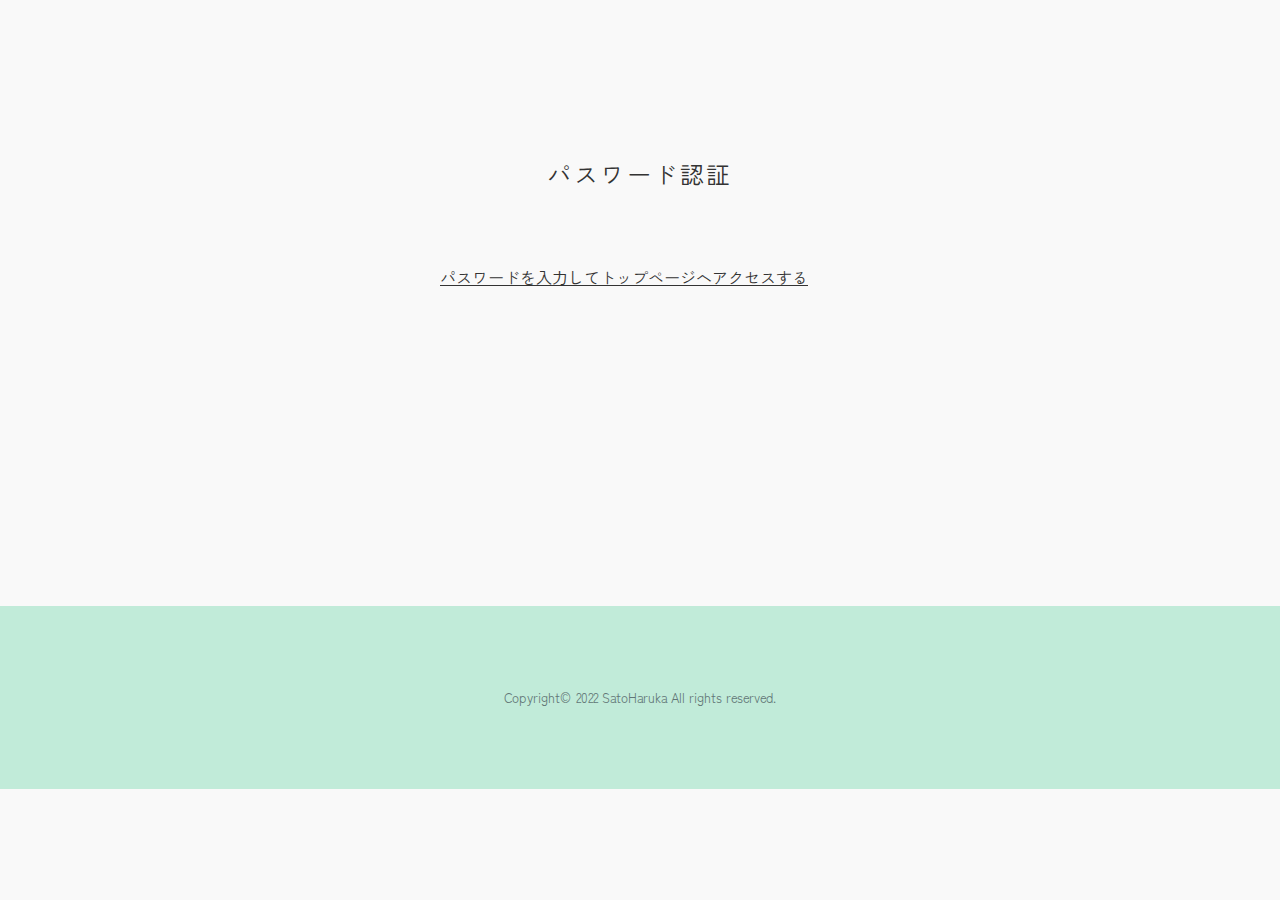
<file: index.html>
<!DOCTYPE html>
<html lang="ja">
<head>
    <meta charset="UTF-8">
    <meta name="viewport" content="width=device-width">
    <title>パスワード認証</title>
    
    <meta name="robots" content="noindex">
    <link rel="stylesheet" href="css/destyle.css">
    <link rel="stylesheet" href="css/main.css">
    <link rel="preconnect" href="https://fonts.googleapis.com">
    <link rel="preconnect" href="https://fonts.gstatic.com" crossorigin>
    <link href="https://fonts.googleapis.com/css2?family=Zen+Kaku+Gothic+New&display=swap" rel="stylesheet">
</head>
<!-- ここまで設定 -->


<body>
    <!-- ここまでヘッダー -->
    <main id="top">
        <section class="pass">
            <h1>パスワード認証</h1>
            <input type="button" value="パスワードを入力してトップページへアクセスする" onclick="gate();">
        </section>
    </main>

    <footer>
        <p class="copyright">Copyright© 2022 SatoHaruka All rights reserved.</p>
    </footer>
</body>
<script type="text/javascript">
    function gate(){
       // ▼ユーザの入力を求める
       var UserInput = prompt("パスワードを入力して下さい:","");
       // ▼入力内容をチェック
       if( /\W+/g.test(UserInput) ) {
          // ▼半角英数字以外の文字が存在したらエラー
          alert("半角英数字のみを入力して下さい。");
       }
       // ▼キャンセルをチェック
       else if( UserInput != null ) {
          // ▼入力内容からファイル名を生成して移動
          location.href = UserInput + ".html";
       }
    }
    </script>
</html>
</file>
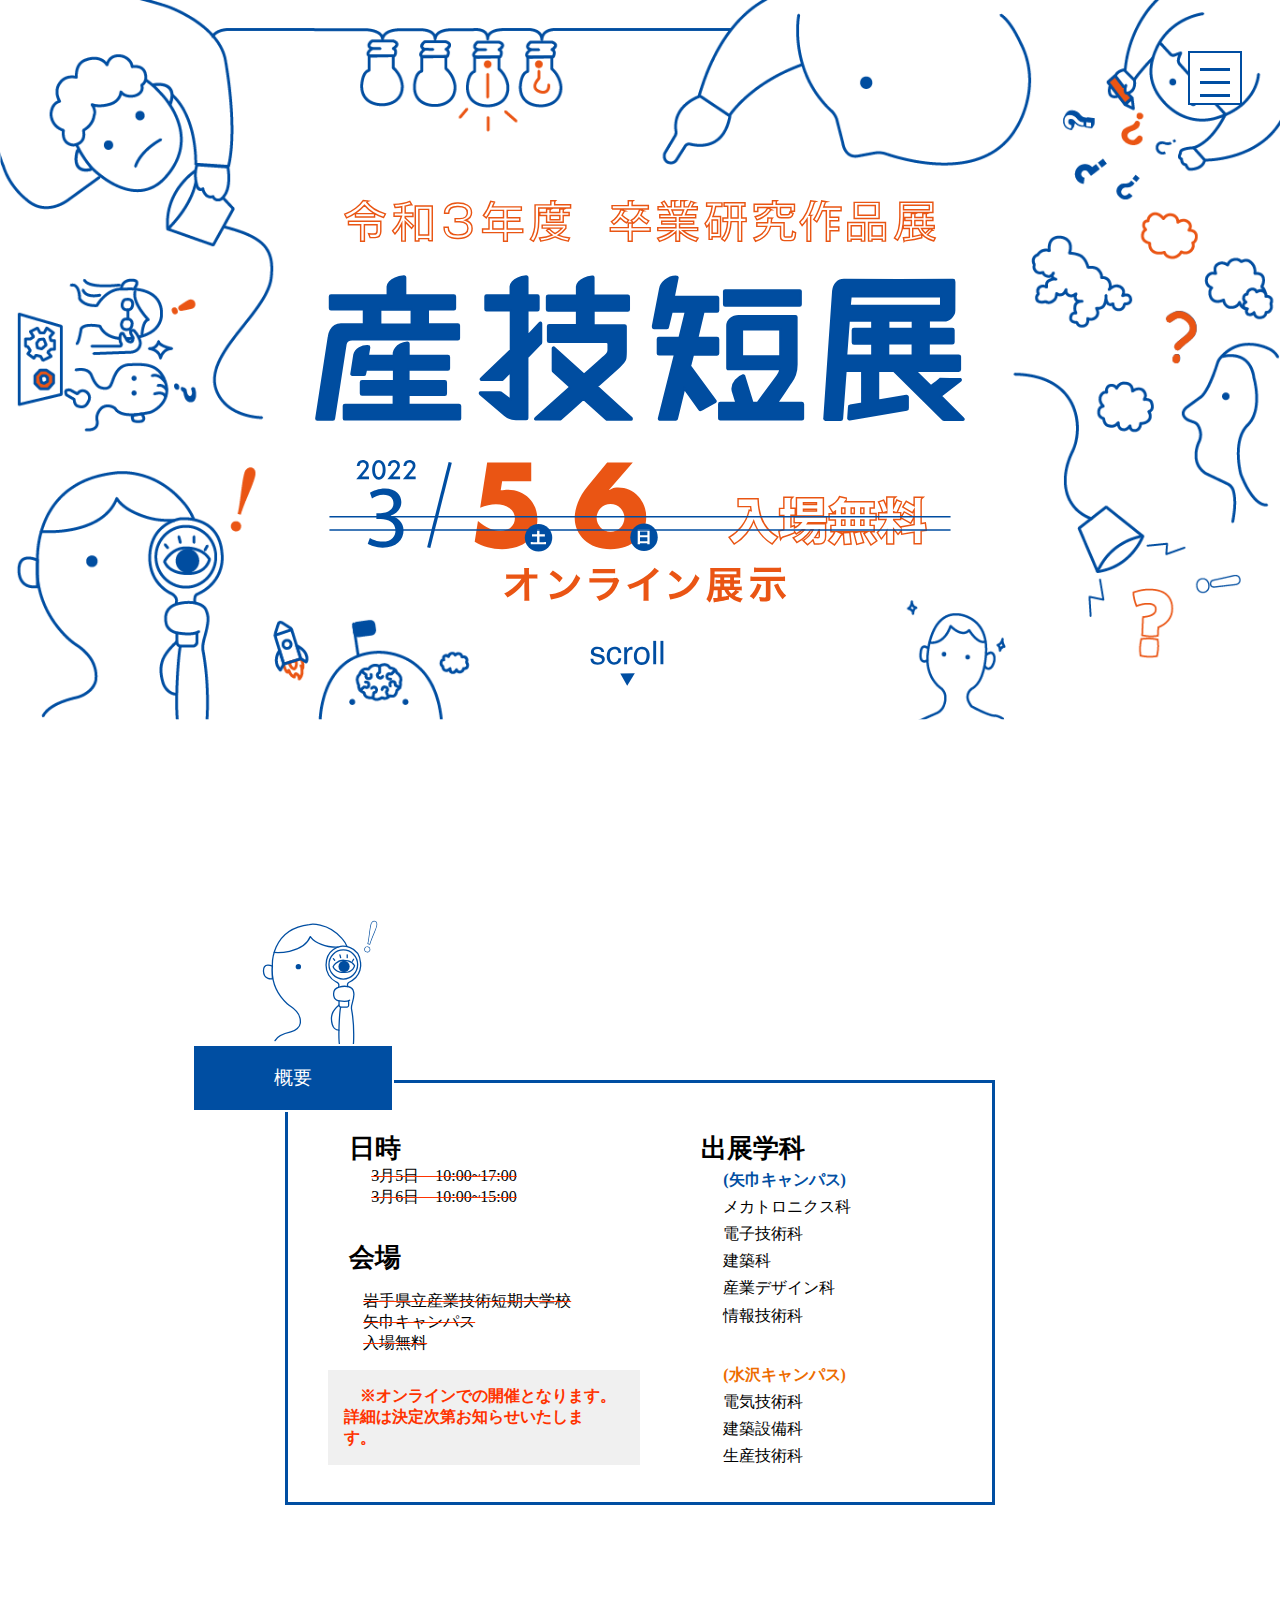
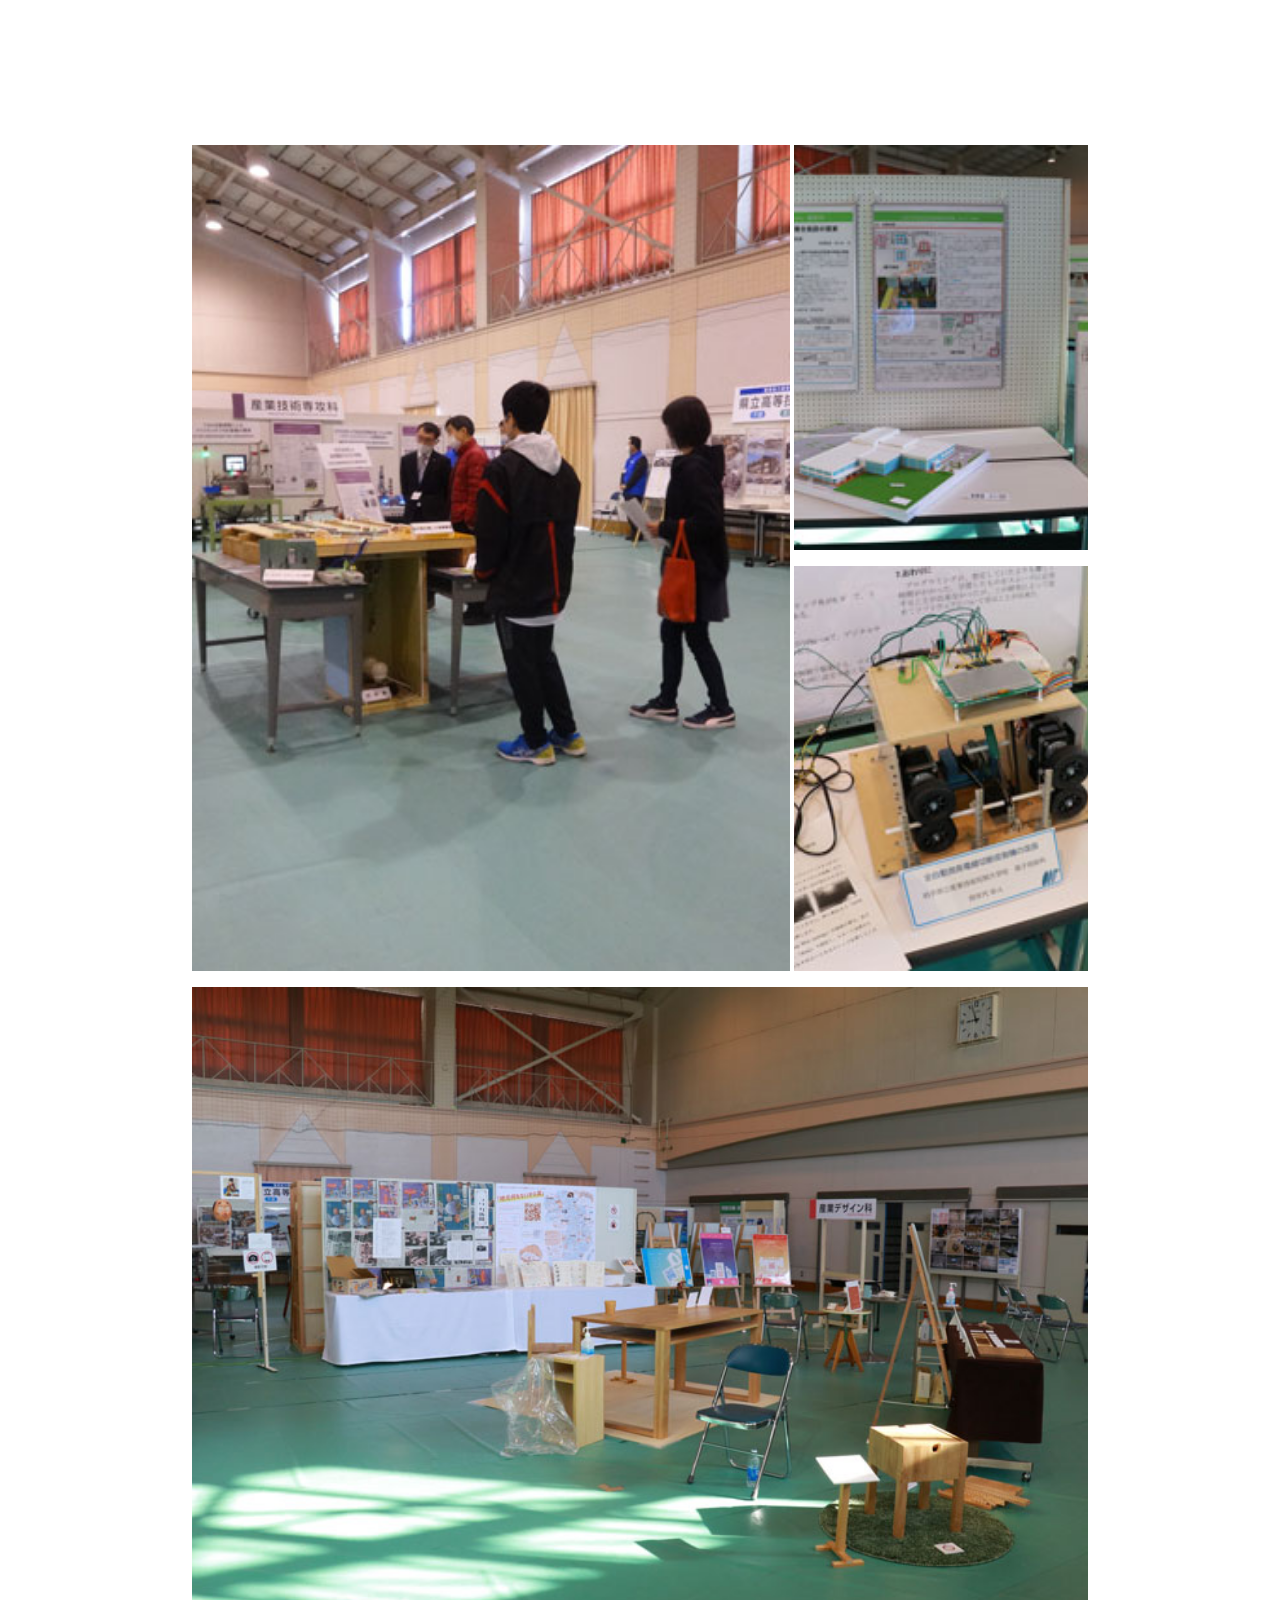
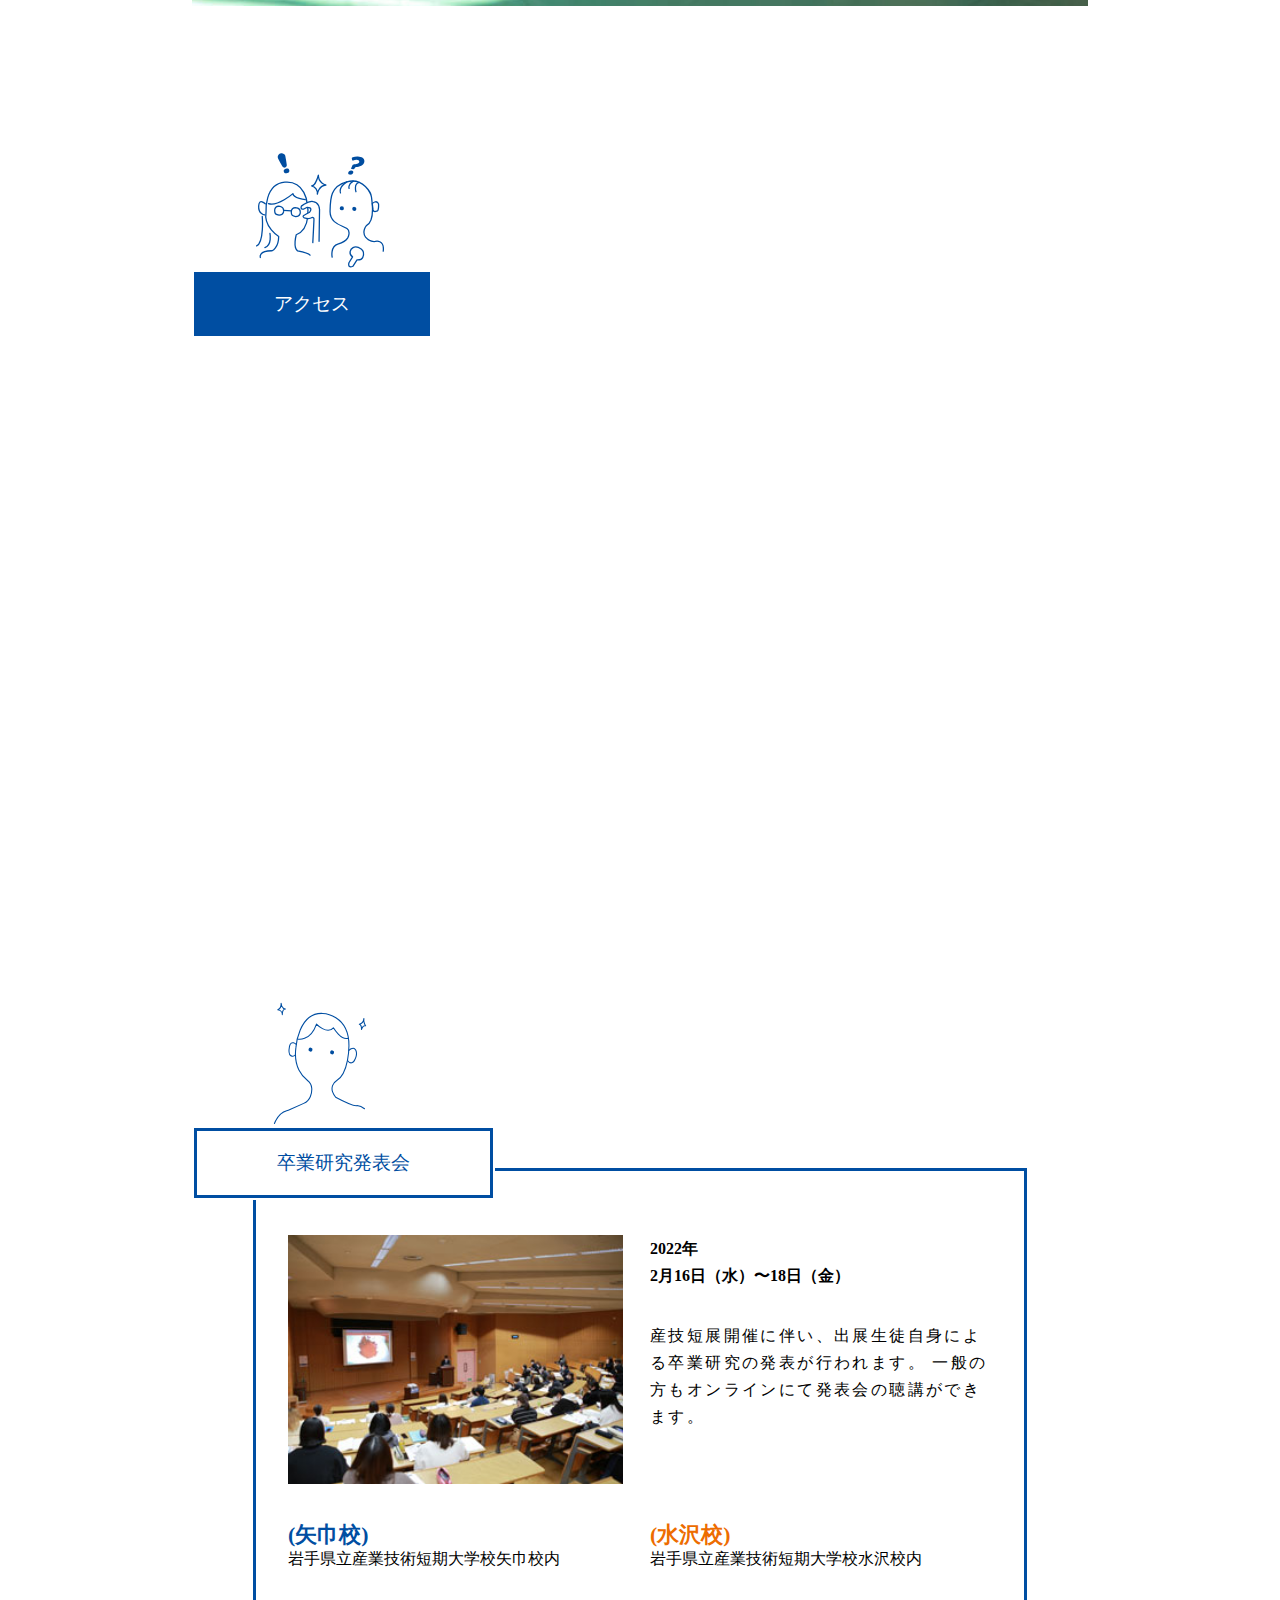
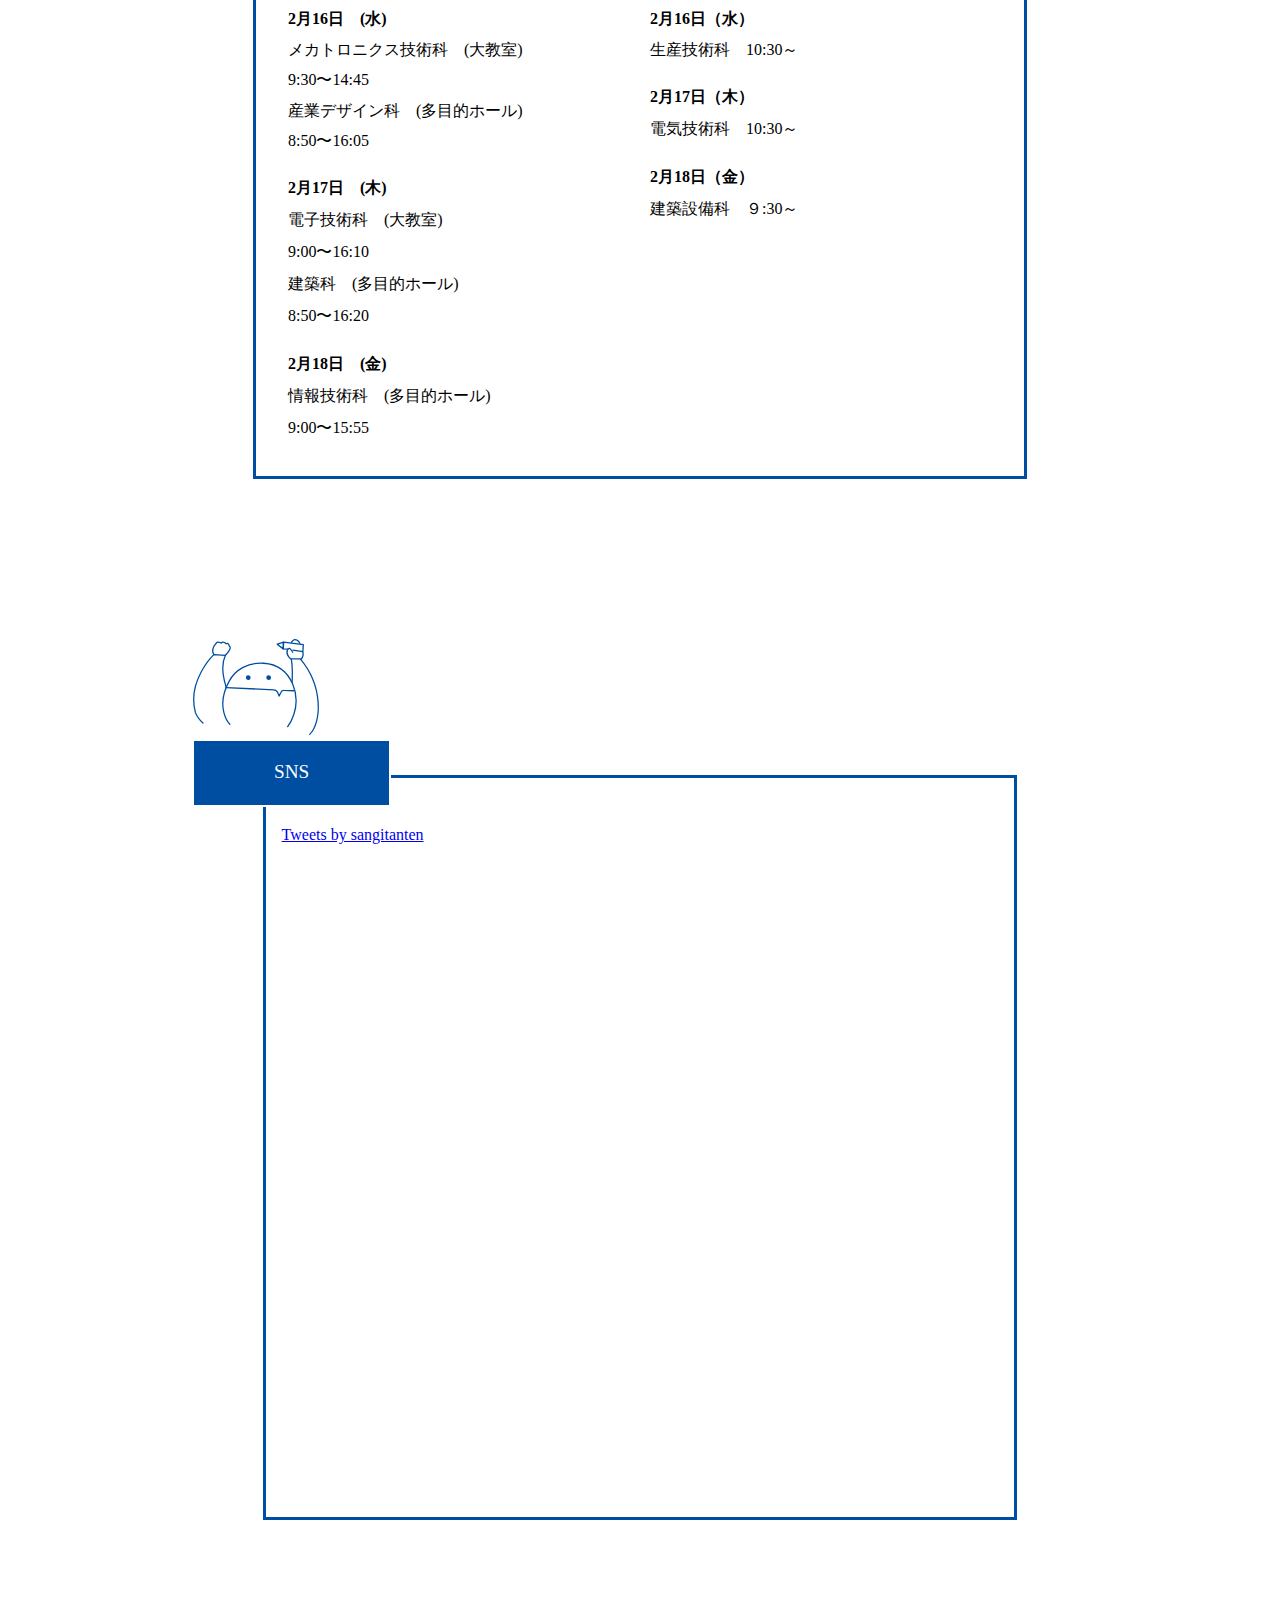
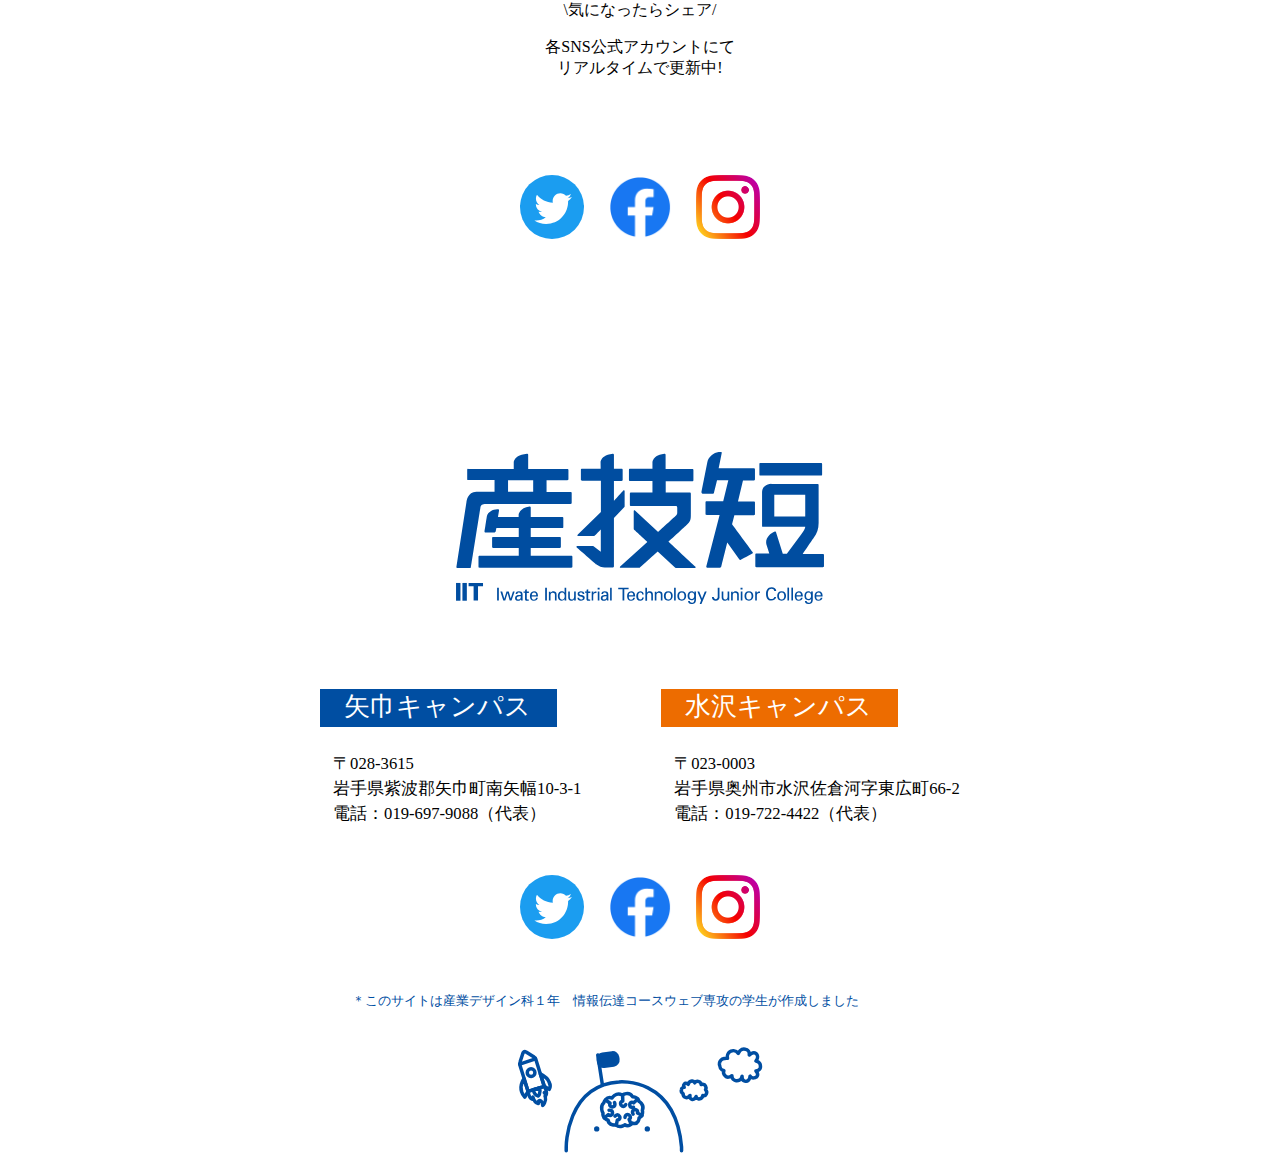
<file: sangitanten2022/index.html>
<!doctype html>
<html lang="ja">
    <head>
        <meta http-equiv="Content-Type" content="text/html; charset=UTF-8">
        <meta name="viewport" content="width=device-width">
        <title>産技短展 サイト</title>
        <link href="sp.css" rel="stylesheet" media="screen and (max-width:768px)" type="text/css">
        <link href="main.css" rel="stylesheet" media="screen and (min-width:769px)" type="text/css">
    </head>

    <body>
    <header>
      <section class="h-visual" id="top">
        <div class="nav-box">

          <a href="#sidemenu">
            <span class="box">
              <a href="#sidemenu">
                <p class="bar-1"></p>
                <p class="bar-2"></p>
                <p class="bar-3"></p>
              </a>
            </span>
          </a>

          <div id="sidemenu" class="sidenavs">
            <a href="" class="close-btn">&times;</a>
              <a href="#top">トップ</a>
              <a href="#gaiyou">概要</a>
              <a href="#access">アクセス</a>
              <a href="#sotuken">卒業研究発表会</a>
              <a href="#sns">SNS</a>
          </div>
        </div>

        <div class="mainV">
          <img class="header-pc" src="pictures/web_anime_pc.png">
          <img class="header-sp" src="pictures/sp/web_anime_sp.png">
        </div>

        <div class="h-text-box">
          <img class="text-pc" src="pictures/text-img.svg"> 
          <img class="text-sp" src="pictures/sp/logo_tate.svg"> 
        </div>

        <a href="#gaiyou">
          <div class="scroll">
            <img src="pictures/scroll.svg">
          </div>
        </a>

      </section>
    </header>
            
    <main>
      <section class="gaiyou" id="gaiyou">
        
          <div class="boy">
            <img src="pictures/boy.svg">
          </div>
          
          <div class="midasi">
            <div class="p-box">
              <p>概要</p>
            </div>
          </div>

          <div class="gaiyou-box">      
            <ul class="gaiyou-ul">
                
              <li class="box-1">
                <div class="time">
                  <b class="komidasi">日時</b>
                  <p class="day-box">3月5日　10:00~17:00</p>
                  <p class="day-box-2">3月6日　10:00~15:00</p>
                </div>

                <div class="place">
                  <b class="komidasi">会場</b>
                  <p class="placebox">岩手県立産業技術短期大学校<br>矢巾キャンパス<br>入場無料</p>
                </div>

                <div class="attention">
                  <strong class="attention-box">※オンラインでの開催となります。<br>
                  詳細は決定次第お知らせいたします。</strong>
                </div>
              </li>
          
              <li class="box-2">
                <div class="department">
                  <b class="komidasi">出展学科</b>
                  <p class="departmentbox-y">
                    <b>(矢巾キャンパス)</b><br>メカトロニクス科<br>電子技術科<br>建築科<br>産業デザイン科<br>情報技術科</p>
                  <p class="departmentbox-m">
                    <b>(水沢キャンパス)</b><br>電気技術科<br>建築設備科<br>生産技術科</p>
                </div>
              </li>



            </ul>
          </div>
      </section>

      <section class="picture">

        <div class="img-box">

          <div class="left">
            <img src="pictures/kaijyou/sangitanten01.jpg" alt="会場の写真">
          </div>

          <div class="img-box1">
            <img src="pictures/kaijyou/sangitanten02.jpg" alt="会場の写真">
          </div>

          <div class="img-box2">
            <img src="pictures/kaijyou/sangitanten03.jpg" alt="会場の写真">
          </div>

        </div>
        
        <div class="big-img">
          <img src="pictures/kaijyou/sangitanten04.jpg">
        </div>

      </section>


      <section class="access" id="access">           
          <div class="boy">  
            <img src="pictures/acsses.svg">
          </div>

          <div class="midasi">
              <div class="p-box">
                <p>アクセス</p>
              </div>
          </div>

        <div class="map-box">
          <iframe src="https://www.google.com/maps/embed?pb=!1m18!1m12!1m3!1d394691.45038166316!2d140.85164946072072!3d39.38958277526946!2m3!1f0!2f0!3f0!3m2!1i1024!2i768
          !4f1
          !3m3!1m2!1s0x5f85848be0644e53%3A0xe1d3ce64eb0101ad!2z5bKp5omL55yM56uL55Sj5qWt5oqA6KGT55-t5pyf5aSn5a2m5qChIOefouW3vuOCreODo-ODs-ODkeOCuQ!5e0!3m2!1sja!2sjp!4v1641920175096!5m2!1sja!2sjp" width="100%" height="100%" style="border:0;" allowfullscreen="" loading="lazy"></iframe>
        </div>
      </section>  
       
      
      <section class="sotuken" id="sotuken">

        <div class="boy-2">
          <img src="pictures/sotuken.svg">
        </div>


        <div class="midasi">
          <div class="p-box">
            <p>卒業研究発表会</p>
          </div>
        </div>

        <div class="sotuken-box">  
          
          <div class="sotuken-container1">
         
            <div class="sotuken-img">
              <img src="pictures/sotuken/sotuken.jpg">
            </div>

            <div class="sotuken-text">
              <b>
                2022年<br>2月16日（水）〜18日（金）
              </b>
              <p>産技短展開催に伴い、出展生徒自身による卒業研究の発表が行われます。
                一般の方もオンラインにて発表会の聴講ができます。
              </p>
            </div>

          </div>


          <div class="sotuken-container2">

            <div class="school-1">
              <b class="yahaba">(矢巾校)</b>
              <p class="yahaba-text">岩手県立産業技術短期大学校矢巾校内</p>
            
              <div class="yahaba-day">
                <p class="oneday">
                  <b>2月16日　(水)</b><br>メカトロニクス技術科　(大教室)<br>9:30〜14:45<br>
                  産業デザイン科　(多目的ホール)<br>8:50〜16:05
                </p>

                <p class="twoday">
                  <b>2月17日　(木)</b><br>電子技術科　(大教室)　<br>9:00〜16:10<br>
                  建築科　(多目的ホール)<br>8:50〜16:20</p>

                <p class="threeday">
                  <b>2月18日　(金)</b><br>情報技術科　(多目的ホール)<br>9:00〜15:55
                </p>
              </div>

            </div>
       
            <div class="school-2">
              <b class="mizusawa">(水沢校)</b>
              <p>岩手県立産業技術短期大学校水沢校内</p>

              <div class="mizusawa-day">
                <p class="oneday">
                  <b>2月16日（水）</b><br>
                  生産技術科　10:30～
                </p>
                <p class="twoday">
                  <b>2月17日（木）</b><br>
                  電気技術科　10:30～
                </p>
                <p class="twoday">
                  <b>2月18日（金）</b><br>
                  建築設備科　９:30～
                </p>
              </div>
              
            </div>
                         
          </div>
        </div>
      </section>

      
      <section class="sns" id="sns">
        <div class="boy-3">
          <img src="pictures/sns.svg">
        </div>

        <div class="midasi">
          <div class="p-box">
            <p>SNS</p>
          </div>
        </div>

        <div class="twitter-box">
          <a class="twitter-timeline" data-lang="ja" data-width="100%" data-height="520" data-theme="light" href="https://twitter.com/sangitanten?ref_src=twsrc%5Etfw">Tweets by sangitanten</a>
          <script async src="https://platform.twitter.com/widgets.js" charset="utf-8"></script>
        </div>
          

        <div class="sns-text">
          <p>\気になったらシェア/</p>
          <p class="sns-p-box">各SNS公式アカウントにて<br>リアルタイムで更新中!</p>
        </div>

        <div class="sns-icons">
          <a href="https://twitter.com/sangitanten/">
          <img src="pictures/twitter.svg" alt="twitter">
          </a>

          <a href="https://ja-jp.facebook.com/sangitanten/">
          <img src="pictures/facebook.png" alt="facebook">
          </a>

          <a href="https://www.instagram.com/sangitanten/?hl=ja">
          <img src="pictures/instagram.png" alt="instergram">
          </a>
        </div>
      </section>

    </main>
    
    <footer>
      <div class="rogo">
        <a href="https://www.iwate-it.ac.jp/">
        <img src="pictures/sangitan-rogo.svg">
        </a>
      </div>

      <ul class="footer-2">
        <li class="left-yahaba">
          <div class="y-box">
            <p class="y-title">矢巾キャンパス</p>
          </div>
          <p class="y-text">
            〒028-3615<br>岩手県紫波郡矢巾町南矢幅10-3-1<br>電話：019-697-9088（代表）
          </p>
        </li>
        <li class="right-mizusawa">
          <div class="m-box">
            <p class="m-title">水沢キャンパス</p>
          </div>
          <p class="m-text">
            〒023-0003<br>岩手県奥州市水沢佐倉河字東広町66-2<br>電話：019-722-4422（代表）
          </p>
        </li>
      </ul>

      <div class="sns-icons">
        <a href="https://twitter.com/sangitanten/">
        <img src="pictures/twitter.svg" alt="twitter">
        </a>

        <a href="https://ja-jp.facebook.com/sangitanten/">
        <img src="pictures/facebook.png" alt="facebook">
        </a>

        <a href="https://www.instagram.com/sangitanten/?hl=ja">
          <img src="pictures/instagram.png" alt="instergram">
        </a>
      </div>

      <div class="omake">
      <p><span>＊このサイトは産業デザイン科１年　情報伝達コースウェブ専攻の学生が作成しました</span></p>
      </div>

      <div class="footer-img">
        <a href="#top"> 
        <img src="pictures/footer-rogo.svg">
        </a> 
      </div>
      
      
    </footer>
      
            
        
  </body>
</html>
</file>
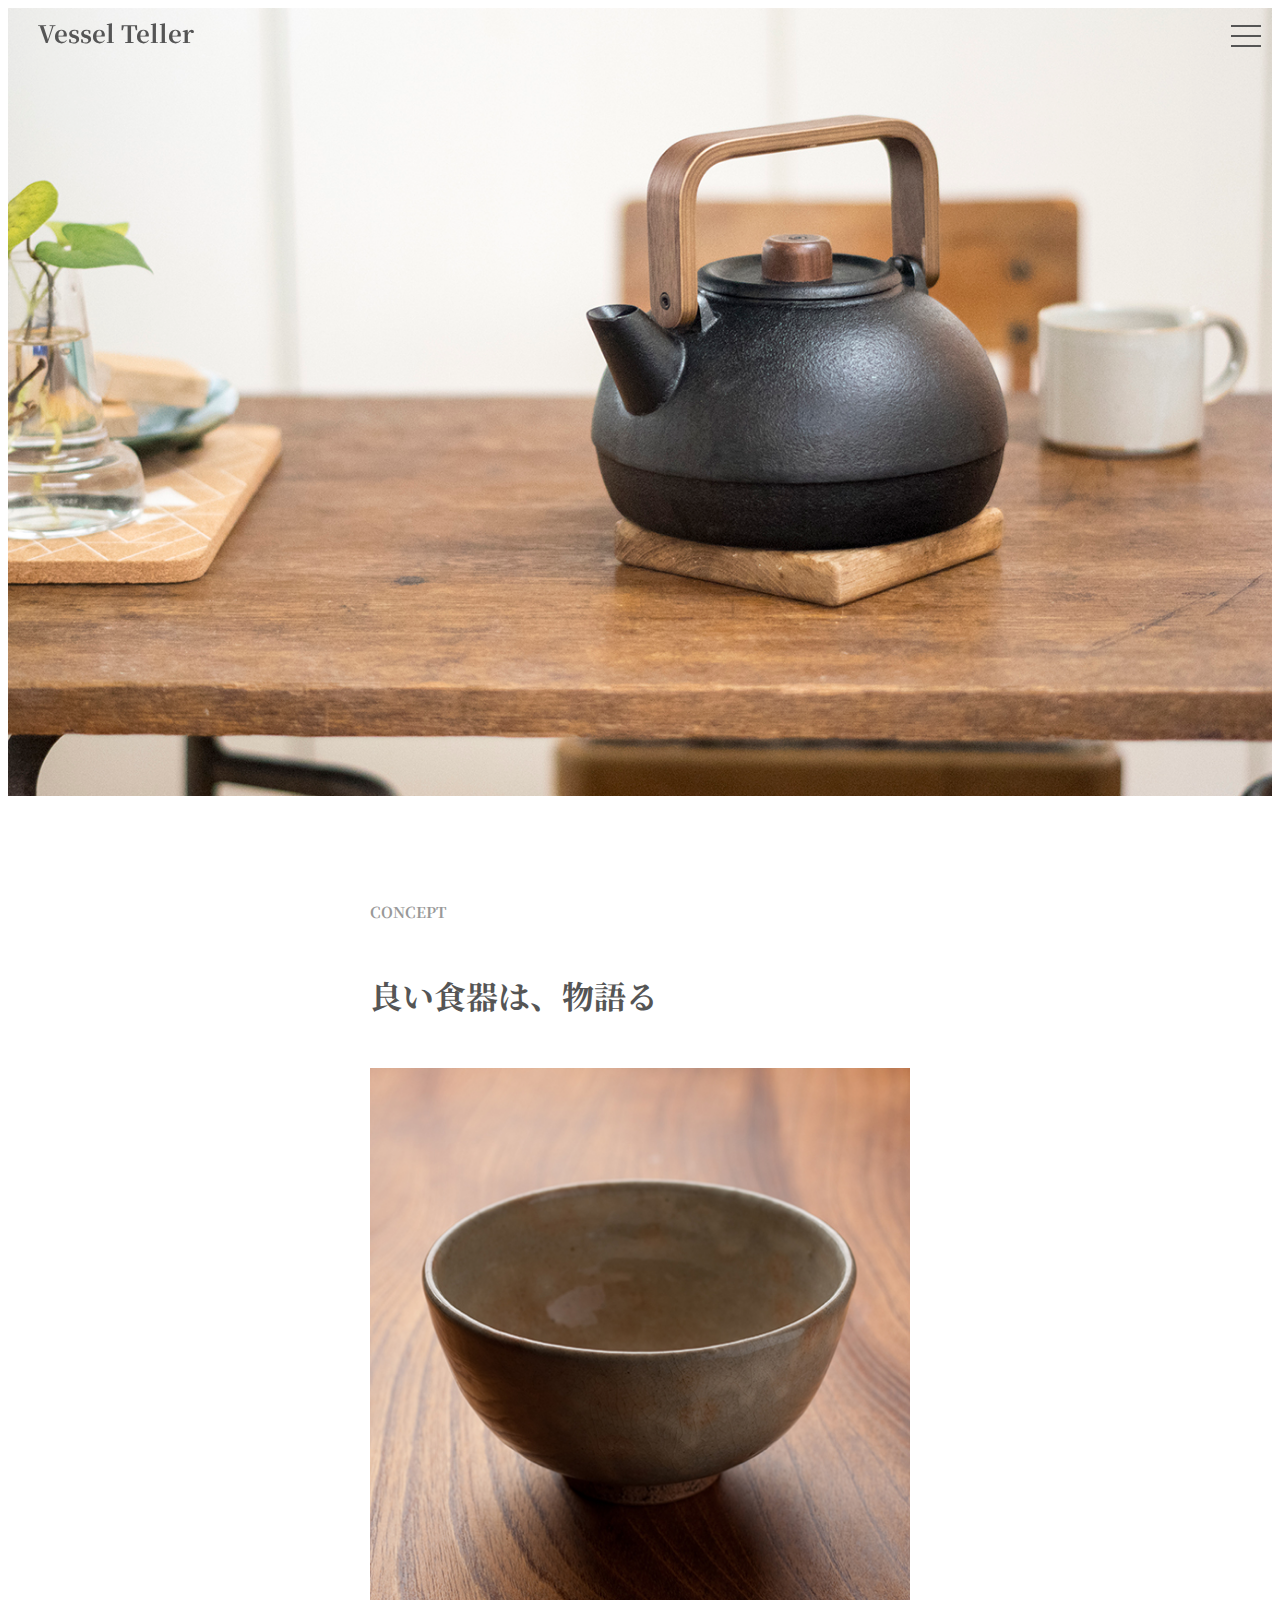
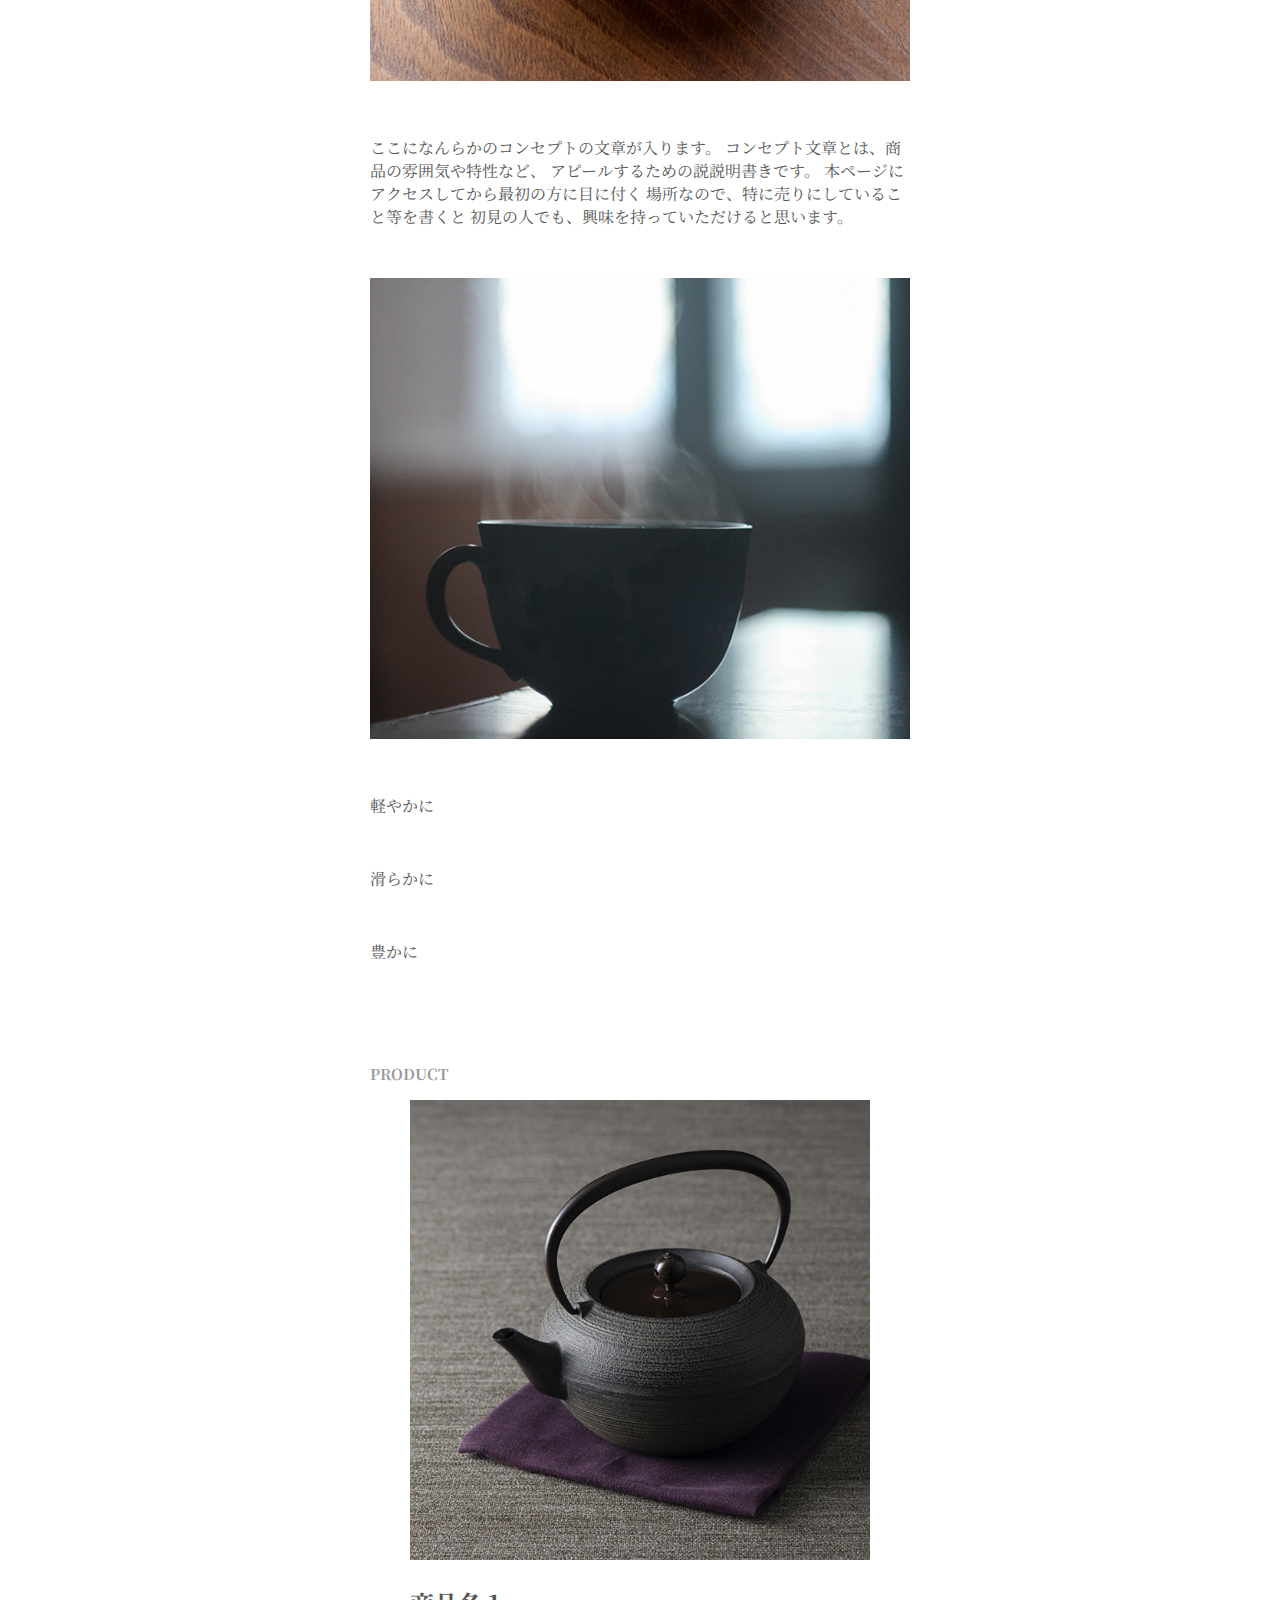
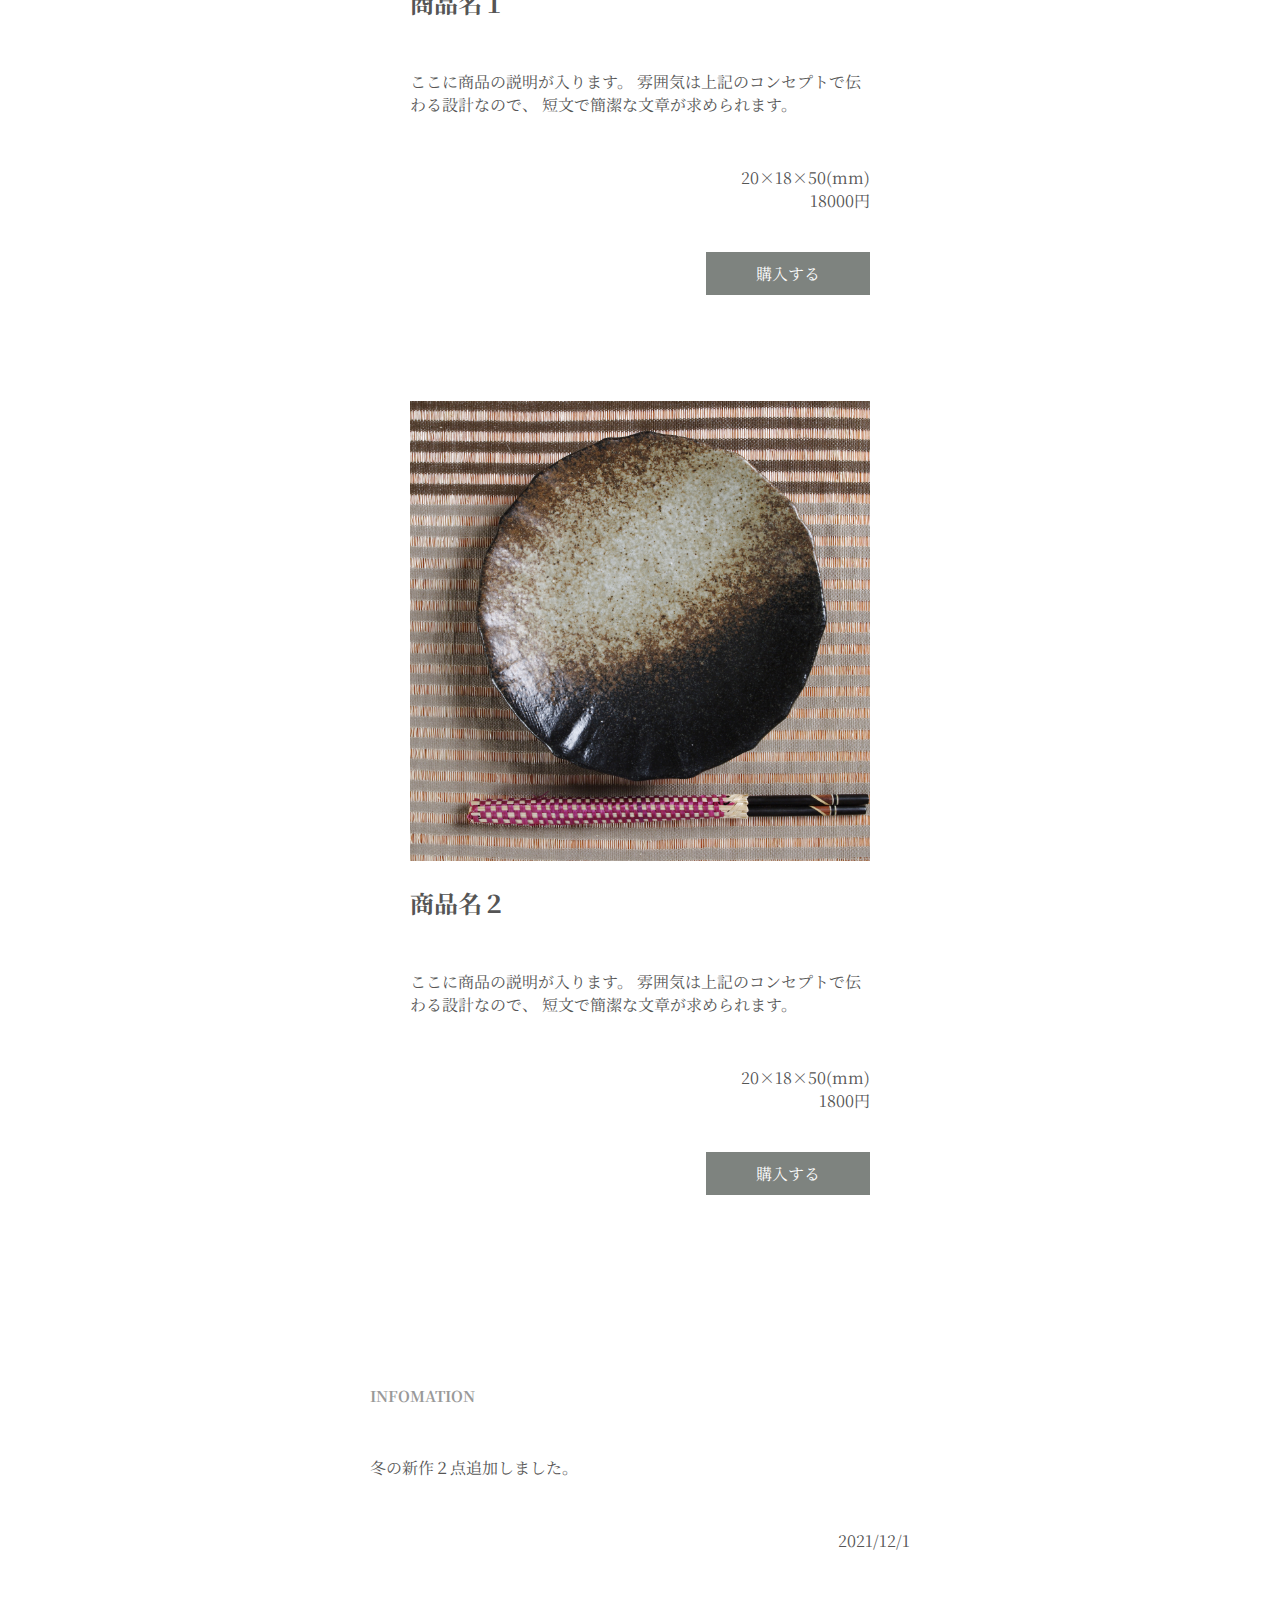
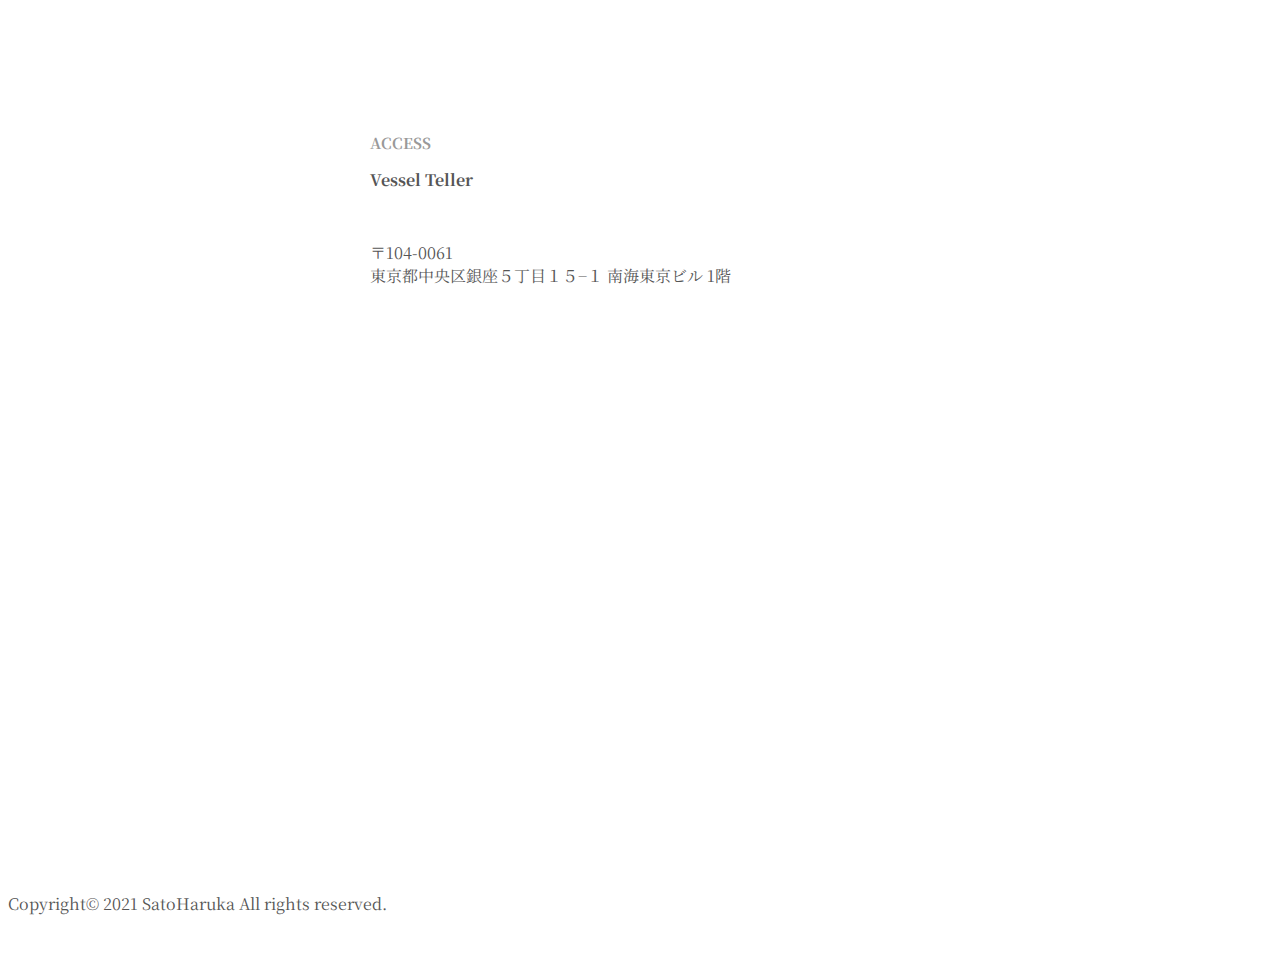
<file: VesselTeller/index.html>
<!DOCTYPE html>
<html lang="ja">
<head>
    <meta charset="UTF-8">
    <meta name="viewport" content="width=device-width">
    <link rel="stylesheet" href="css/default.css">
    <link rel="stylesheet" href="css/top.css">
    <script src="https://code.jquery.com/jquery-3.5.1.min.js"></script>
    <script type="text/javascript" src="js/main.js"></script>
    <title>Vessel Teller - 岩手の食器のお店</title>
</head>
<!-- ここまで設定 -->
<body>
    <header>
        <div class=headerM>
            <h2>Vessel Teller</h2>
        </div>
        <!-- ↓ハンバーガーメニュー↓ -->
        <div class="hamburger">
            <span></span>
            <span></span>
            <span></span>
          </div>
          
          <nav class="globalMenuSp">
            <ul>
                <li><a href="#concept">CONCEPT</a></li>
                <li><a href="#product">PRODUCT</a></li>
                <li><a href="#info">INFOMATION</a></li>
                <li><a href="#access">ACCESS</a></li>
                <li><a href="shop.html">ONLINE SHOP</a></li>
            </ul>
        </nav>
    </header>
    <!-- ここまでヘッダー -->
    <div class="mainV">
        <img src="img/mainv.jpg" alt>
    </div>
    
    <main>
        <section class="concept">
            <h3 id="concept">CONCEPT</h3>
            <h1>良い食器は、物語る</h1>
            <img src="img/product/img1.jpg">
            <p class="coment">ここになんらかのコンセプトの文章が入ります。
                コンセプト文章とは、商品の雰囲気や特性など、
                アピールするための説説明書きです。
                本ページにアクセスしてから最初の方に目に付く
                場所なので、特に売りにしていること等を書くと
                初見の人でも、興味を持っていただけると思います。</p>
            <img src="img/product/img2.jpg">
            <p>軽やかに</p>
            <p>滑らかに</p>
            <p>豊かに</p>
        </section>

        <section class="product">
            <h3 id="product">PRODUCT</h3>
            <figure>
                <img src="img/product/img3.jpg">
                <h2>商品名１</h2>
                <p>ここに商品の説明が入ります。
                    雰囲気は上記のコンセプトで伝わる設計なので、
                    短文で簡潔な文章が求められます。</p>
                <p class="migi">20×18×50(mm)
                    <br>18000円<br></p>
                <p class="migi">
                    <a class="button" href="view.html">購入する</a>
                </p>
            </figure>

            <figure>
                <img src="img/product/img4.jpg">
                <h2>商品名２</h2>
                <p>ここに商品の説明が入ります。
                雰囲気は上記のコンセプトで伝わる設計なので、
                短文で簡潔な文章が求められます。</p>
                <p class="migi">20×18×50(mm)
                    <br>1800円</p>
                <p class="migi">
                    <a class="button" href="view.html">購入する</a>
                </p>
            </figure>
        </section>

        <section class="info">
            <h3 id="info">INFOMATION</h3>
            <P>冬の新作２点追加しました。</P>
            <p class="migi">2021/12/1</p>
        </section>

        <section class="access">
            <h3 id="access">ACCESS</h3>
            <strong>
            Vessel Teller</strong>
            <p>
            〒104-0061<br>
            東京都中央区銀座５丁目１５−１ 南海東京ビル 1階</p>
            <iframe src="https://www.google.com/maps/embed?pb=!1m18!1m12!1m3!1d3241.346931900609!2d139.76604985335678!3d35.66845860726313!2m3!1f0!2f0!3f0!3m2!1i1024!2i768!4f13.1!3m3!1m2!1s0x60188be753597a9f%3A0x2d967aff44c92055!2z44GE44KP44Gm6YqA5rKz44OX44Op44K2!5e0!3m2!1sja!2sjp!4v1638115933940!5m2!1sja!2sjp" width="600" height="450" style="border:0;" allowfullscreen="" loading="lazy"></iframe>
        </section>
    </main>

    <footer>
        <p class="copyright">Copyright© 2021 SatoHaruka All rights reserved.</p>
    </footer>
 
</body>
</html>
</file>
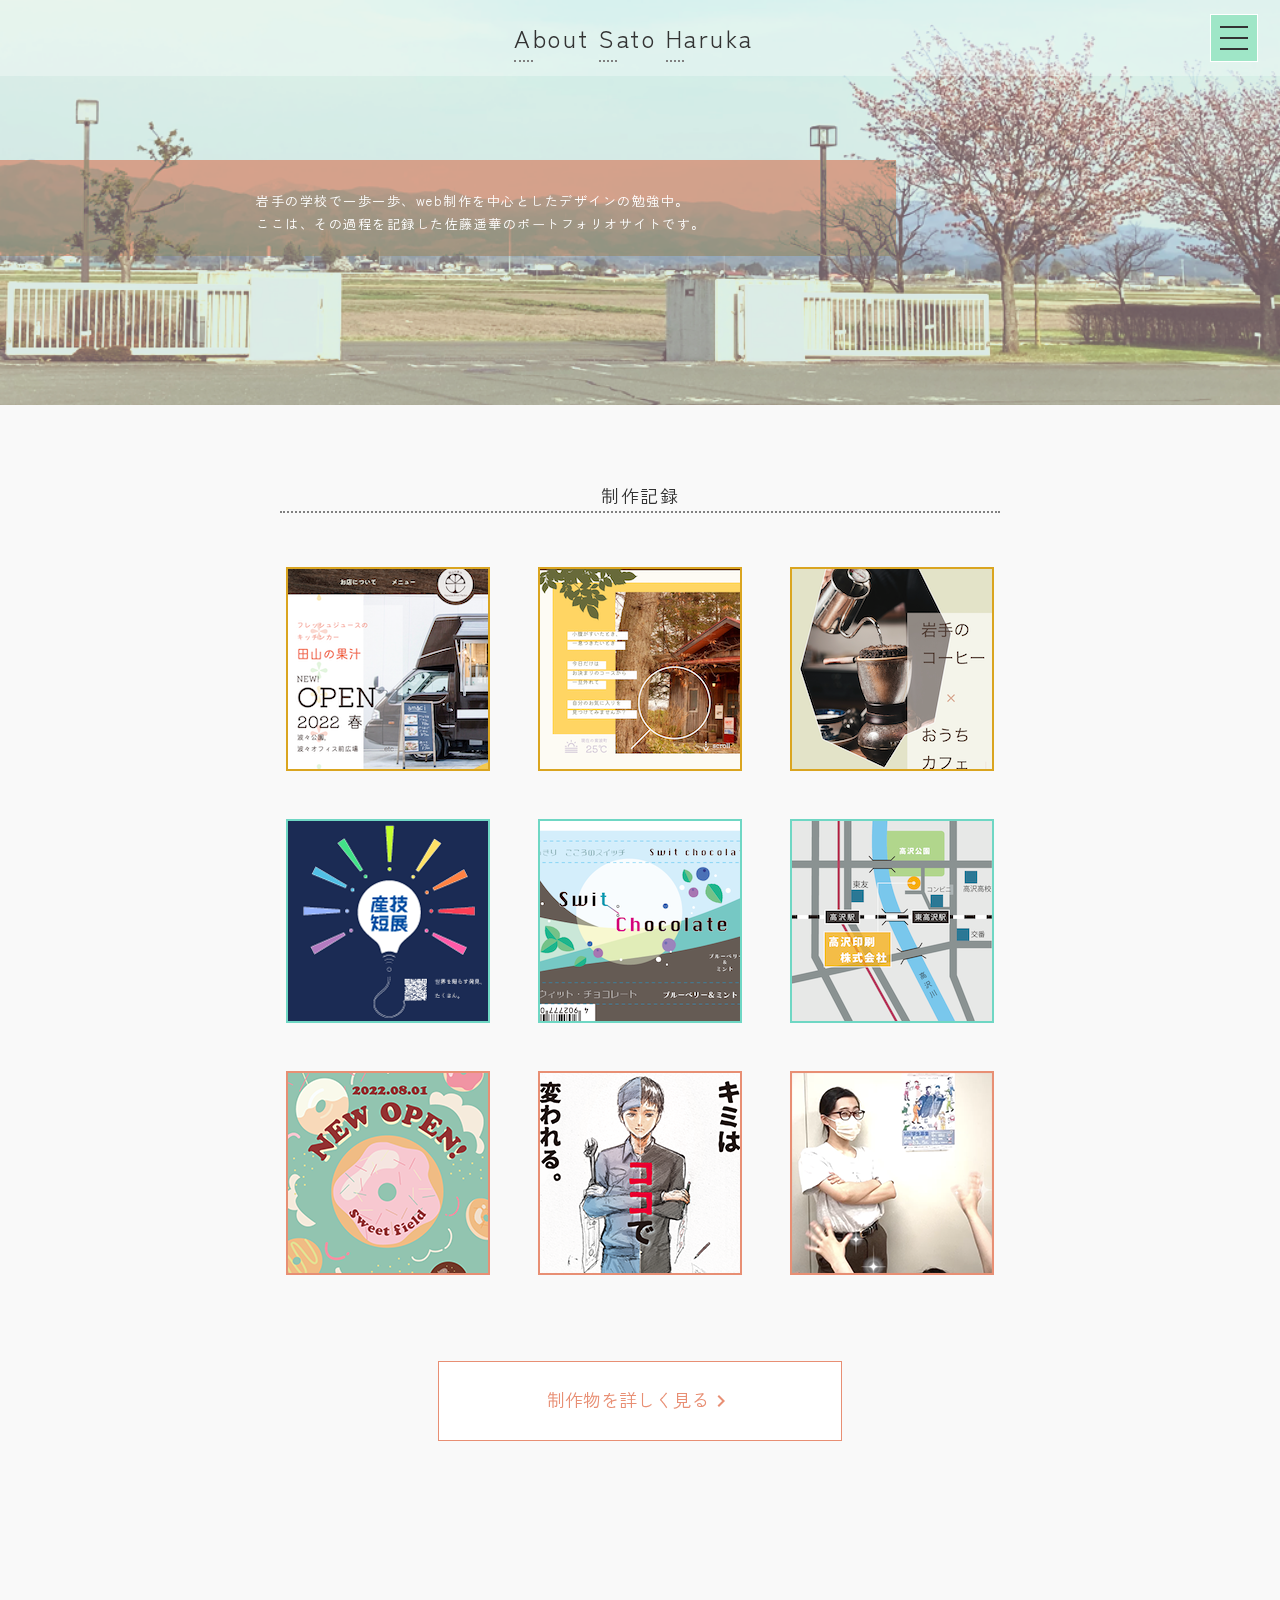
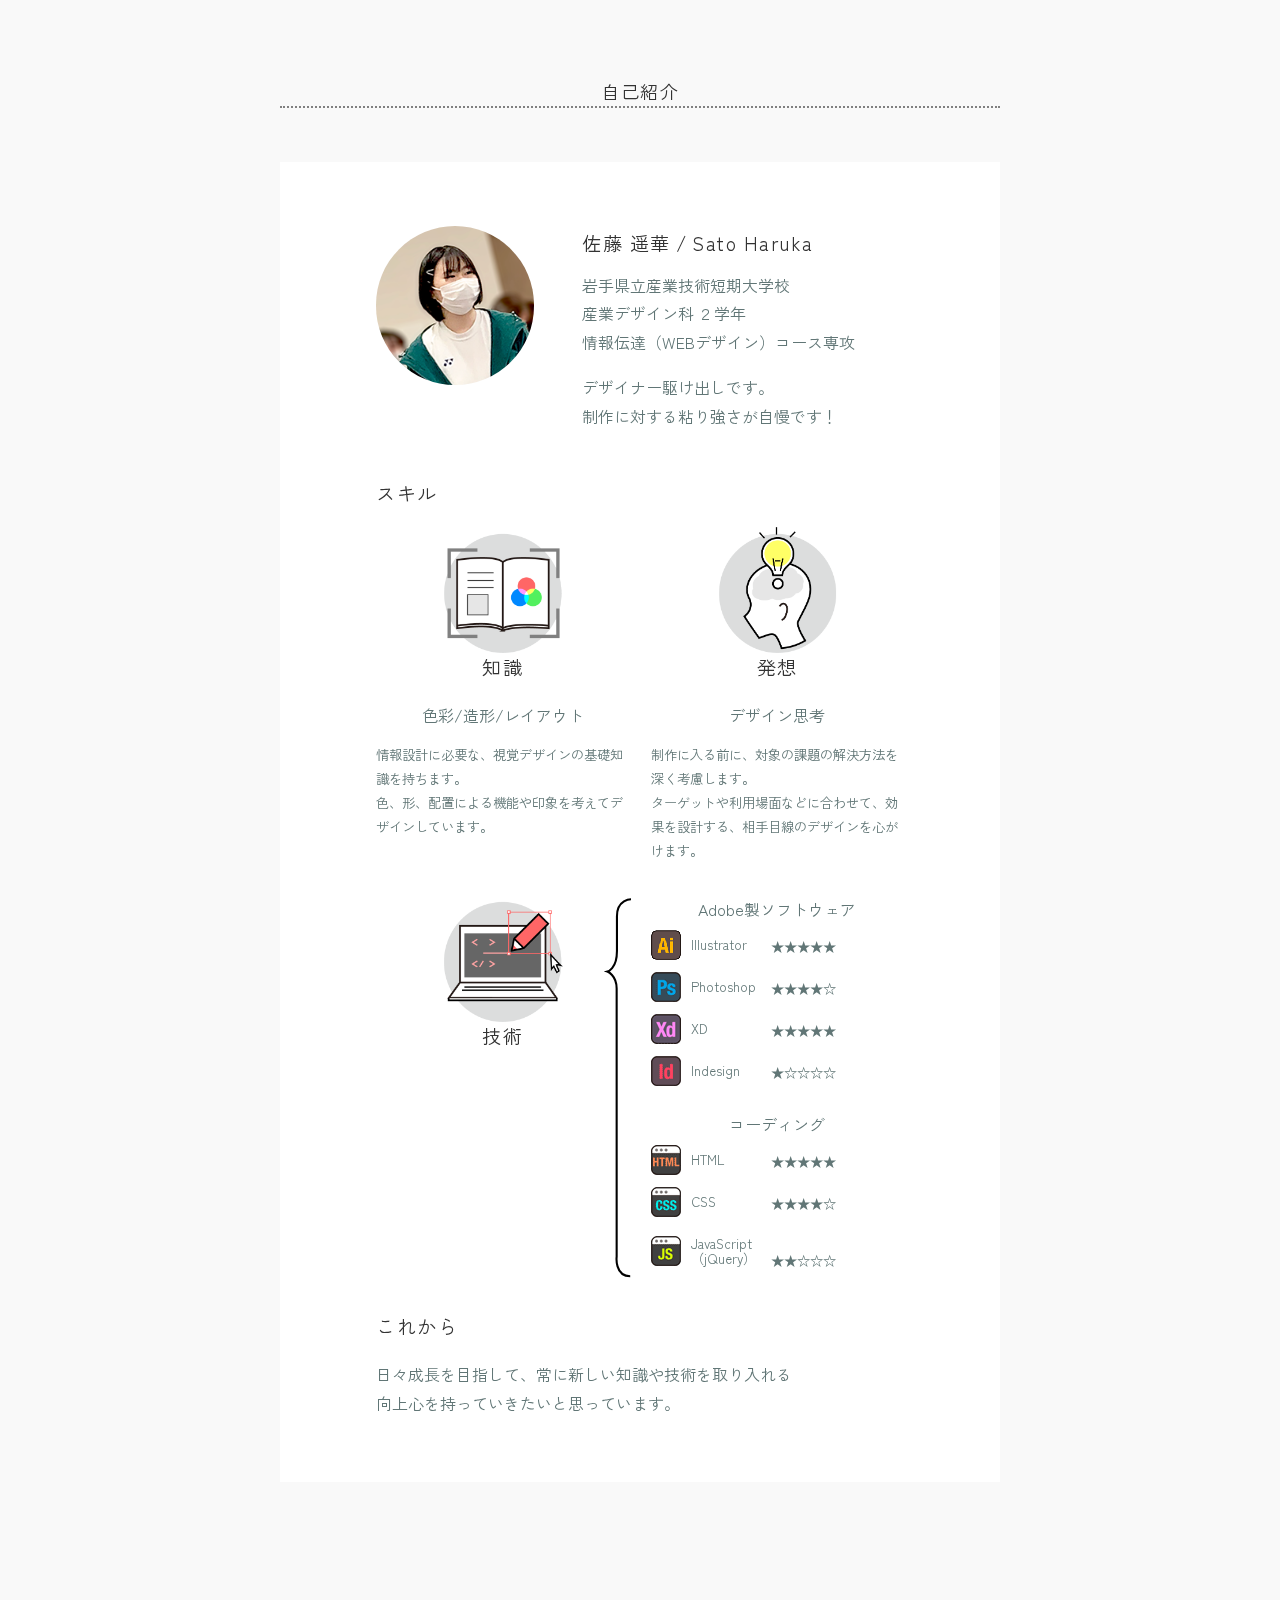
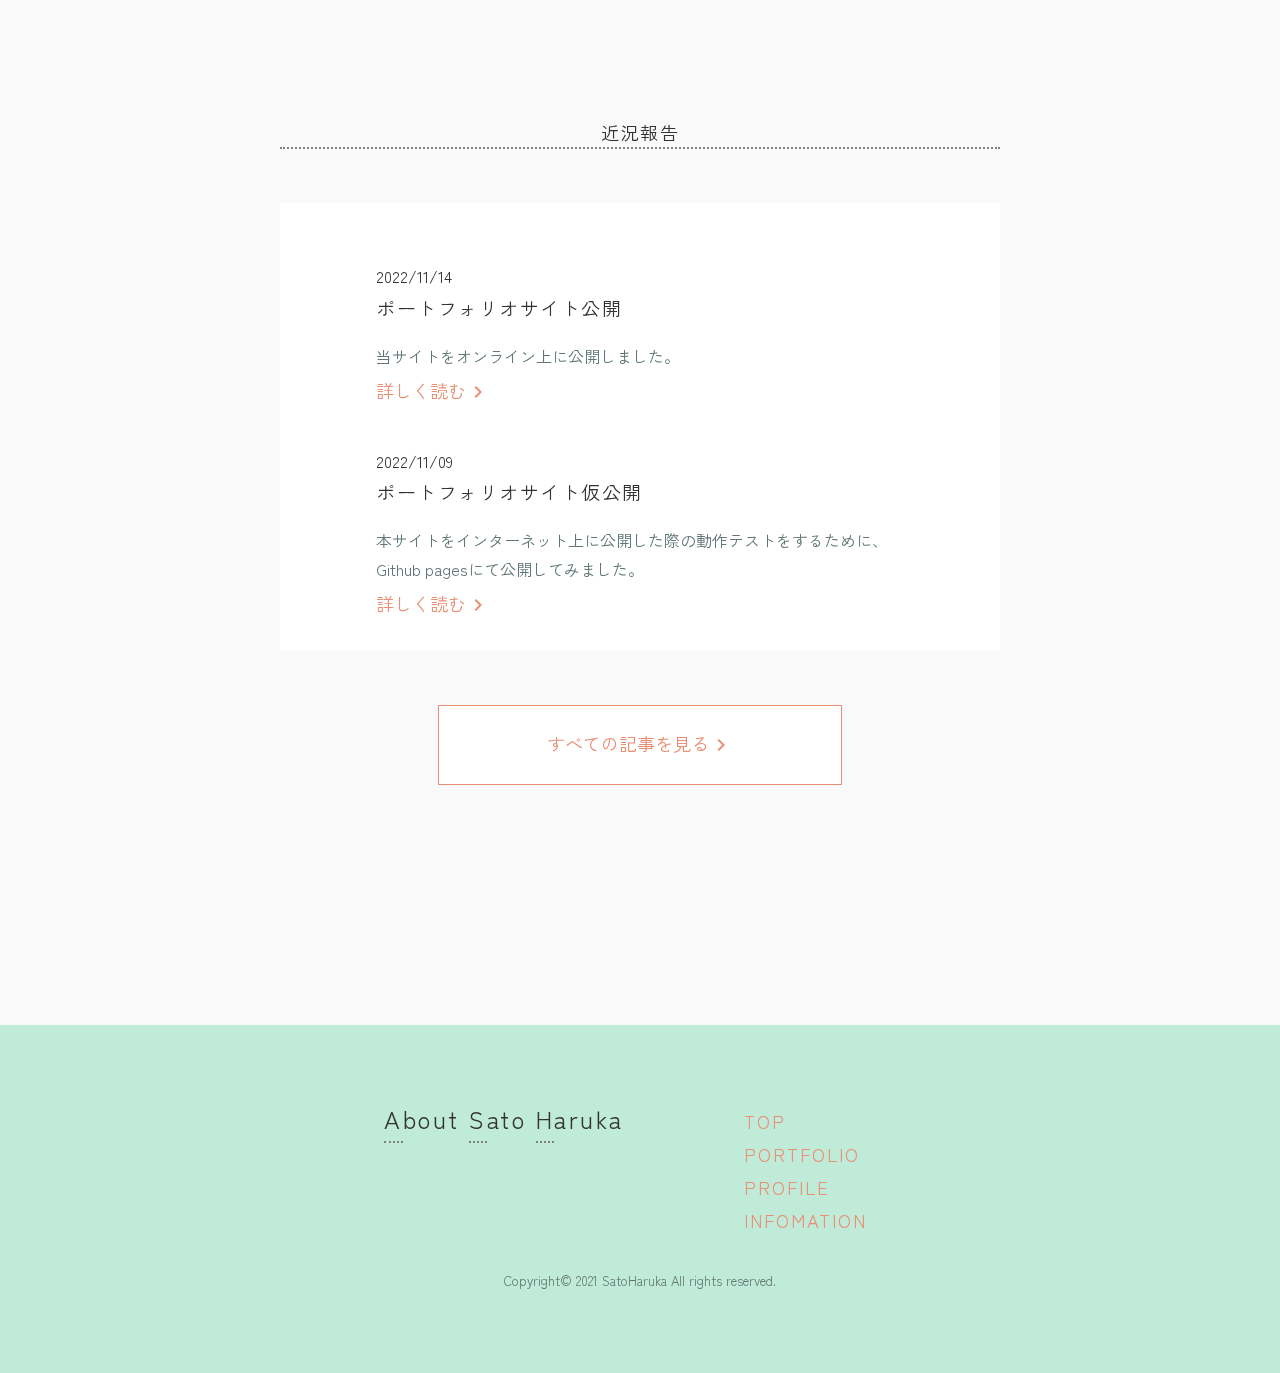
<file: ash410.html>
<!DOCTYPE html>
<html lang="ja">
<head>
    <meta charset="UTF-8">
    <meta name="robots" content="noindex">
    <title>トップページ｜About Sato Haruka</title>
    
    <meta name="viewport" content="width=device-width">
    <link rel="stylesheet" href="css/destyle.css">
    <link rel="stylesheet" href="css/main.css">
    <link rel="preconnect" href="https://fonts.googleapis.com">
    <link rel="preconnect" href="https://fonts.gstatic.com" crossorigin>
    <link href="https://fonts.googleapis.com/css2?family=Zen+Kaku+Gothic+New&display=swap" rel="stylesheet">
    <link href="https://fonts.googleapis.com/icon?family=Material+Icons+Outlined" rel="stylesheet">
    <script type="text/javascript" src="https://ajax.googleapis.com/ajax/libs/jquery/3.1.0/jquery.min.js"></script>
    <script  type="text/javascript" src="js/main.js"></script>
</head>
<!-- ここまで設定 -->


<body>
    <header>
        <div class="container">
            <!-- ↓　ヘッダーロゴ　↓ -->
            <div class="logo">
                <a href="#top">
                    <h1><span>A</span>bout <span>S</span>ato <span>H</span>aruka</h1>
                </a>
            </div>

            <!-- ↓　ハンバーガーメニュー（外観）　↓ -->
            <span class="hamburger">
                    <i></i>
                    <i></i>
                    <i></i>
            </span>
        </div>
            
            <!-- ↓　ナビゲーション（ハンバーガーの具）↓ -->
            <nav class="menu">
                <div class="menu_wrap">
                    <ul>
                        <li>
                            <a href="#top">TOP</a>
                        </li>
                        <li>
                            <a href="#ptf">PORTFOLIO</a>
                        </li>
                        
                        <ul class="potofo-li">
                            <li>
                                <a href="portfolio.html#web">WEBSITE</a>
                            </li>
                            <li>
                                <a href="portfolio.html#gr1">1st GRADE</a>
                            </li>
                            <li>
                                <a href="portfolio.html#gr2">2nd GRADE</a>
                            </li>    
                        </ul>

                        <li>
                            <a href="#profile">PROFILE</a>
                        </li>
                        <li>
                            <a href="#info">INFOMATION</a>
                        </li>
                    </ul>
                </div>
            </nav>
        </div>
    </header>
    <!-- ここまでヘッダー -->
    
    <div class="main_v" id="top">
        <p>岩手の学校で一歩一歩、web制作を中心としたデザインの勉強中。<br>ここは、その過程を記録した佐藤遥華のポートフォリオサイトです。</p>
        <div class="back_copy"></div>
    </div>

    <main>
        <section class="ptf_thumb" id="ptf">
            <h2>制作記録</h2>

            <div class="thumb">
                <a href="portfolio.html#web">
                    <div class="item web-c">
                        <div class="item-img">
                            <img src="img/thumb/web/tayama.png" alt="サムネイル">
                        </div>
                        <div class="item-text">
                            <p>制作物一覧（webサイト）</p>
                            <p><span class="material-icons-outlined">keyboard_double_arrow_right</span></p>
                        </div>
                    </div>
                </a>

                <a href="portfolio.html#web">
                    <div class="item web-c">
                        <div class="item-img">
                            <img src="img/thumb/web/kakurega.png" alt="サムネイル">
                        </div>
                        <div class="item-text">
                            <p>制作物一覧（webサイト）</p>
                            <p><span class="material-icons-outlined">keyboard_double_arrow_right</span></p>
                        </div>
                    </div>
                </a>

                <a href="portfolio.html#web">
                    <div class="item web-c">
                        <div class="item-img">
                            <img src="img/thumb/web/iwatecafe.png" alt="サムネイル">
                        </div>
                        <div class="item-text">
                            <p>制作物一覧（webサイト）</p>
                            <p><span class="material-icons-outlined">keyboard_double_arrow_right</span></p>
                        </div>
                    </div>
                </a>

                <a href="portfolio.html#gr1">
                    <div class="item gr1">
                        <div class="item-img">
                            <img src="img/thumb/1st/denkyu.png" alt="サムネイル">
                        </div>
                        <div class="item-text">
                            <p>制作物一覧（１学年時）</p>
                            <p><span class="material-icons-outlined">keyboard_double_arrow_right</span></p>
                        </div>
                    </div>
                </a>

                <a href="portfolio.html#gr1">
                    <div class="item gr1">
                        <div class="item-img">
                            <img src="img/thumb/1st/MM5.png" alt="サムネイル">
                        </div>
                        <div class="item-text">
                            <p>制作物一覧（１学年時）</p>
                            <p><span class="material-icons-outlined">keyboard_double_arrow_right</span></p>
                        </div>
                    </div>
                </a>

            <a href="portfolio.html#gr1">
                    <div class="item gr1">
                        <div class="item-img">
                        <img src="img/thumb/1st/MM6.png" alt="サムネイル">
                    </div>
                    <div class="item-text">
                        <p>制作物一覧（１学年時）</p>
                        <p><span class="material-icons-outlined">keyboard_double_arrow_right</span></p>
                    </div>
                    </div>
                </a>

               <a href="portfolio.html#gr2">
                    <div class="item gr2">
                        <div class="item-img">
                            <img src="img/thumb/2nd/donuts-pop.png" alt="サムネイル">
                        </div>
                        <div class="item-text">
                            <p>制作物一覧（２学年時）</p>
                            <p><span class="material-icons-outlined">keyboard_double_arrow_right</span></p>
                        </div>
                    </div>
                </a>

               <a href="portfolio.html#gr2">
                    <div class="item gr2">
                        <div class="item-img">
                            <img src="img/thumb/2nd/bosyu-posta.png" alt="サムネイル">
                        </div>
                        <div class="item-text">
                            <p>制作物一覧（２学年時）</p>
                            <p><span class="material-icons-outlined">keyboard_double_arrow_right</span></p>
                        </div>
                    </div>
                </a>

               <a href="portfolio.html#gr2">
                    <div class="item gr2">
                        <div class="item-img">
                            <img src="img/thumb/2nd/OC.png" alt="サムネイル">
                        </div>
                        <div class="item-text">
                            <p>制作物一覧（２学年時）</p>
                            <p><span class="material-icons-outlined">keyboard_double_arrow_right</span></p>
                        </div>
                    </div>
                </a>
            </div>

            <div class="center">
                <a class="detail" href="portfolio.html">制作物を詳しく見る<span class="material-icons-outlined">chevron_right</span></a>
            </div>
        </section>

        <section class="profile" id="profile">
            <h2>自己紹介</h2>
            <div class="white_back">
                <div class="status">
                    <img src="img/prof.png">
                    <div class="container">
                        <p class="name">佐藤 遥華<span>/</span>Sato Haruka</p>
                        <p>岩手県立産業技術短期大学校<br>
                            産業デザイン科 ２学年<br>
                            情報伝達（WEBデザイン）コース専攻</p>
                        <p>デザイナー駆け出しです。<br>制作に対する粘り強さが自慢です！</p>
                    </div>
                </div>
                <div class="skill">
                    <h3>スキル</h3>
                    <div class="container">
                        <div>
                            <img src="img/skill-know.png">
                            <h4>知識</h4>
                            <p>色彩/造形/レイアウト</p>
                            <p class="explain">情報設計に必要な、視覚デザインの基礎知識を持ちます。<br>色、形、配置による機能や印象を考えてデザインしています。</p>
                        </div>

                        <div>
                            <img src="img/skill-idea.png">
                            <h4>発想</h4>
                            <p>デザイン思考</p>
                            <p class="explain">制作に入る前に、対象の課題の解決方法を深く考慮します。<br>ターゲットや利用場面などに合わせて、効果を設計する、相手目線のデザインを心がけます。</p>
                        </div>
                    </div>

                        <div class="container">
                            <div>
                                <img src="img/skill-tec.png">
                                <h4>技術</h4>
                            </div>
                            <div class="tec">
                                <p>Adobe製ソフトウェア</p>
                                    <ul>
                                        <li class="ai">Illustrator</li>
                                        <li class="ps">Photoshop</li>
                                        <li class="xd">XD</li>
                                        <li class="id">Indesign</li>
                                    </ul><br>
                                <p>コーディング</p>
                                <ul>
                                    <li class="html">HTML</li>
                                    <li class="css">CSS</li>
                                    <li class="js">JavaScript<br>（jQuery）</li>
                                </ul>
                            </div>
                        </div>


                    <h3>これから</h3>
                    <p>日々成長を目指して、常に新しい知識や技術を取り入れる<br>
                        向上心を持っていきたいと思っています。</p>
                </div>
            </div>
        </section>

        <section class="info" id="info">
            <h2>近況報告</h2>
            <div class="white_back">
                <article>
                    <time datetime="2022-11-14">2022/11/14</time>
                    <h3>ポートフォリオサイト公開</h3>
                    <p>当サイトをオンライン上に公開しました。</p>
                    <a href="info.html#a2">詳しく読む<span class="material-icons-outlined">chevron_right</span></a>
                </article>

                <article>
                    <time datetime="2022-11-09">2022/11/09</time>
                    <h3>ポートフォリオサイト仮公開</h3>
                    <p>本サイトをインターネット上に公開した際の動作テストをするために、Github pagesにて公開してみました。</p>
                    <a href="info.html#a1">詳しく読む<span class="material-icons-outlined">chevron_right</span></a>
                </article>
            </div>

            <div class="center">
                <a class="detail" href="info.html">すべての記事を見る<span class="material-icons-outlined">chevron_right</span></a>
            </div>

        </section>
    </main>
    
    <footer>

        <div class="container">
            <h1 class="logo"><span>A</span>bout <span>S</span>ato <span>H</span>aruka</h1>
            <ul>
                <li>
                    <a href="#top">TOP</a>
                </li>
                <li>
                    <a href="portfolio.html">PORTFOLIO</a>
                </li>
                <li>
                    <a href="#profile">PROFILE</a>
                </li>
                <li>
                    <a href="info.html">INFOMATION</a>
                </li>
            </ul>
        </div>
        <p class="copyright">Copyright© 2021 SatoHaruka All rights reserved.</p>

    </footer>
</body>

<!-- ここまでソースのチェックをしていただいてありがとうございます＊お疲れ様です -->
</html>
</file>
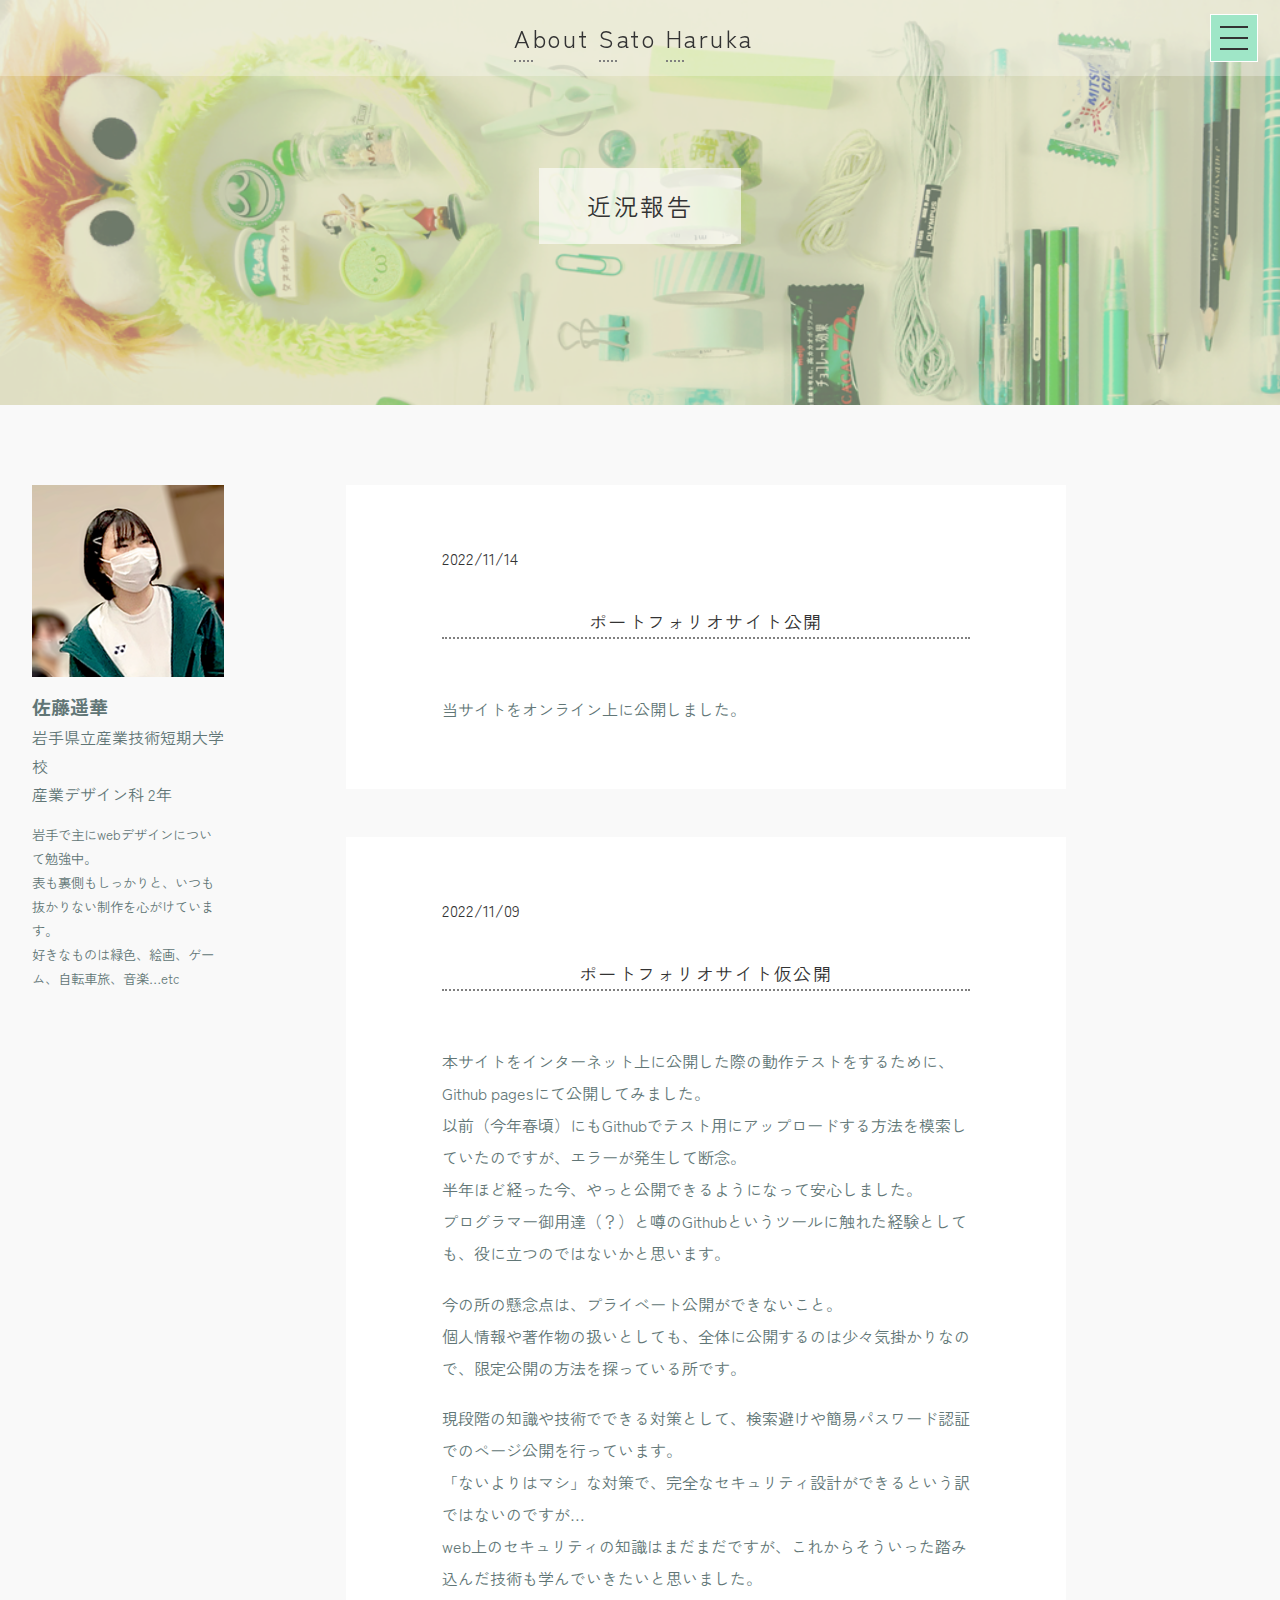
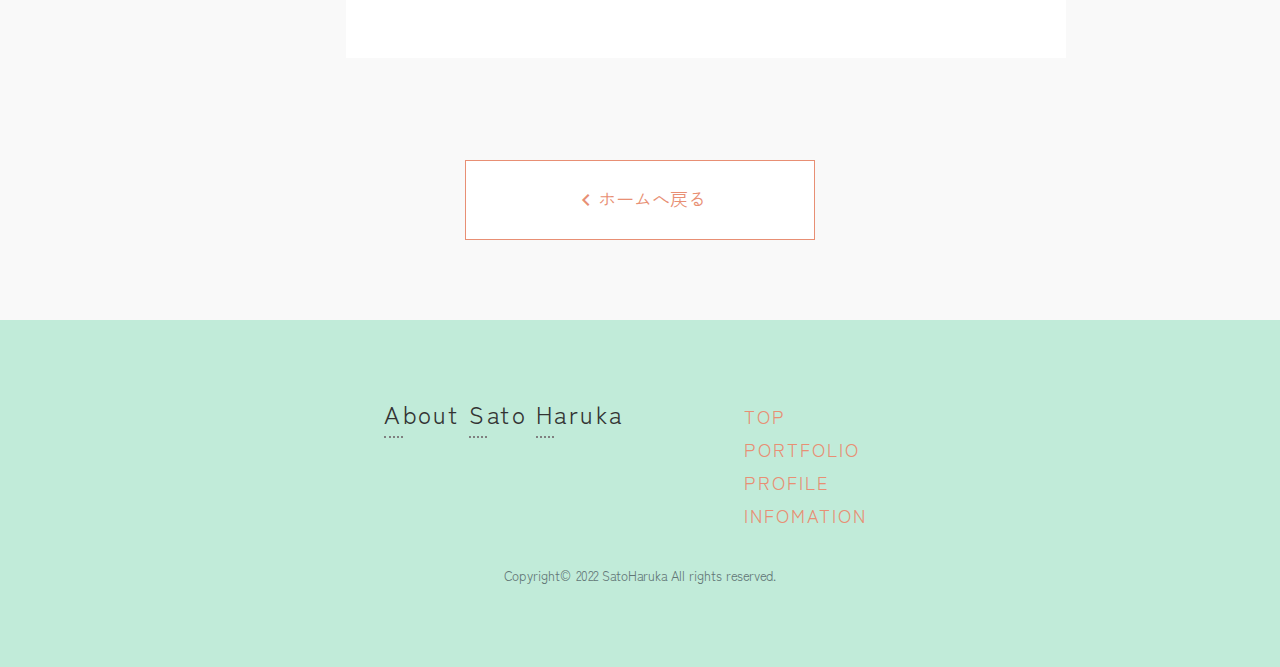
<file: info.html>
<!DOCTYPE html>
<html lang="ja">
<head>
    <meta charset="UTF-8">
    <meta name="robots" content="noindex">
    <title>近況報告｜About Sato Haruka</title>
    
    <meta name="viewport" content="width=device-width">
    <link rel="stylesheet" href="css/destyle.css">
    <link rel="stylesheet" href="css/main.css">
    <link rel="stylesheet" href="css/info.css">
    <link rel="preconnect" href="https://fonts.googleapis.com">
    <link rel="preconnect" href="https://fonts.gstatic.com" crossorigin>
    <link href="https://fonts.googleapis.com/css2?family=Zen+Kaku+Gothic+New&display=swap" rel="stylesheet">
    <link href="https://fonts.googleapis.com/icon?family=Material+Icons+Outlined" rel="stylesheet">
    <script type="text/javascript" src="https://ajax.googleapis.com/ajax/libs/jquery/3.1.0/jquery.min.js"></script>
    <script  type="text/javascript" src="js/main.js"></script>
</head>
<!-- ここまで設定 -->


<body>
    <header>
        <div class="container">
            <!-- ↓　ヘッダーロゴ　↓ -->
            <div class="logo">
                <a href="#top">
                    <h1><span>A</span>bout <span>S</span>ato <span>H</span>aruka</h1>
                </a>
            </div>

            <!-- ↓　ハンバーガーメニュー（外観）　↓ -->
            <span class="hamburger">
                    <i></i>
                    <i></i>
                    <i></i>
                </span>
            </div>
            
            <!-- ↓　ナビゲーション（ハンバーガーの具）↓ -->
            <nav class="menu">
                <div class="menu_wrap">
                    <ul>
                        <li>
                            <a href="ash410.html">TOP</a>
                        </li>
                        <li>
                            <a href="portfolio.html">PORTFOLIO</a>
                        </li>

                        <ul class="potofo-li">
                            <li>
                                <a href="portfolio.html#web">WEBSITE</a>
                            </li>
                            <li>
                                <a href="portfolio.html#gr1">1st GRADE</a>
                            </li>
                            <li>
                                <a href="portfolio.html#gr2">2nd GRADE</a>
                            </li>    
                        </ul>

                        <li>
                            <a href="ash410.html#profile">PROFILE</a>
                        </li>
                        <li>
                            <a href="#top">INFOMATION</a>
                        </li>
                    </ul>
                </div>
            </nav>
        </div>
    </header>
    <!-- ここまでヘッダー -->

    <div class="main_v">
        <h1>近況報告</h1>
    </div>
    
<div class="column">
    <aside>
        <img src="img/prof.png" alt="プロフィール画像">
        <p><span>佐藤遥華</span></p>
        <p>岩手県立産業技術短期大学校</p>
        <p>産業デザイン科 2年</p>
        <div class="container">
            <p>岩手で主にwebデザインについて勉強中。</p>
            <p>表も裏側もしっかりと、いつも抜かりない制作を心がけています。</p>
            <p>好きなものは緑色、絵画、ゲーム、自転車旅、音楽…etc</p>
        </div>
    </aside>

    <main id="top">
            <article id="a2">
                <time datetime="2022-11-14">2022/11/14</time>
                <h2>ポートフォリオサイト公開</h2>
                <p>当サイトをオンライン上に公開しました。</p>
            </article>

            <article id="a1">
                <time datetime="2022-11-09">2022/11/09</time>
                <h2>ポートフォリオサイト仮公開</h2>
                <p>本サイトをインターネット上に公開した際の動作テストをするために、Github pagesにて公開してみました。</p>
                <p>以前（今年春頃）にもGithubでテスト用にアップロードする方法を模索していたのですが、エラーが発生して断念。</p>
                <p>半年ほど経った今、やっと公開できるようになって安心しました。</p>
                <p>プログラマー御用達（？）と噂のGithubというツールに触れた経験としても、役に立つのではないかと思います。</p><br>
                <p>今の所の懸念点は、プライベート公開ができないこと。</p>
                <p>個人情報や著作物の扱いとしても、全体に公開するのは少々気掛かりなので、限定公開の方法を探っている所です。</p><br>
                <p>現段階の知識や技術でできる対策として、検索避けや簡易パスワード認証でのページ公開を行っています。</p>
                <p>「ないよりはマシ」な対策で、完全なセキュリティ設計ができるという訳ではないのですが…</p>
                <p>web上のセキュリティの知識はまだまだですが、これからそういった踏み込んだ技術も学んでいきたいと思いました。</p>
            </article>
        
    </main>
</div>
    <div class="center">
        <a class="detail" href="ash410.html"><span class="material-icons-outlined">chevron_left</span>ホームへ戻る</a>
    </div>

    <footer>
        <div class="container">
            <h1 class="logo"><span>A</span>bout <span>S</span>ato <span>H</span>aruka</h1>
            <ul>
                <li>
                    <a href="ash410.html">TOP</a>
                </li>
                <li>
                    <a href="portfolio.html">PORTFOLIO</a>
                </li>
                <li>
                    <a href="ash410.html#profile">PROFILE</a>
                </li>
                <li>
                    <a href="#top">INFOMATION</a>
                </li>
            </ul>
        </div>
        <p class="copyright">Copyright© 2022 SatoHaruka All rights reserved.</p>

    </footer>
</body>

</html>
</file>
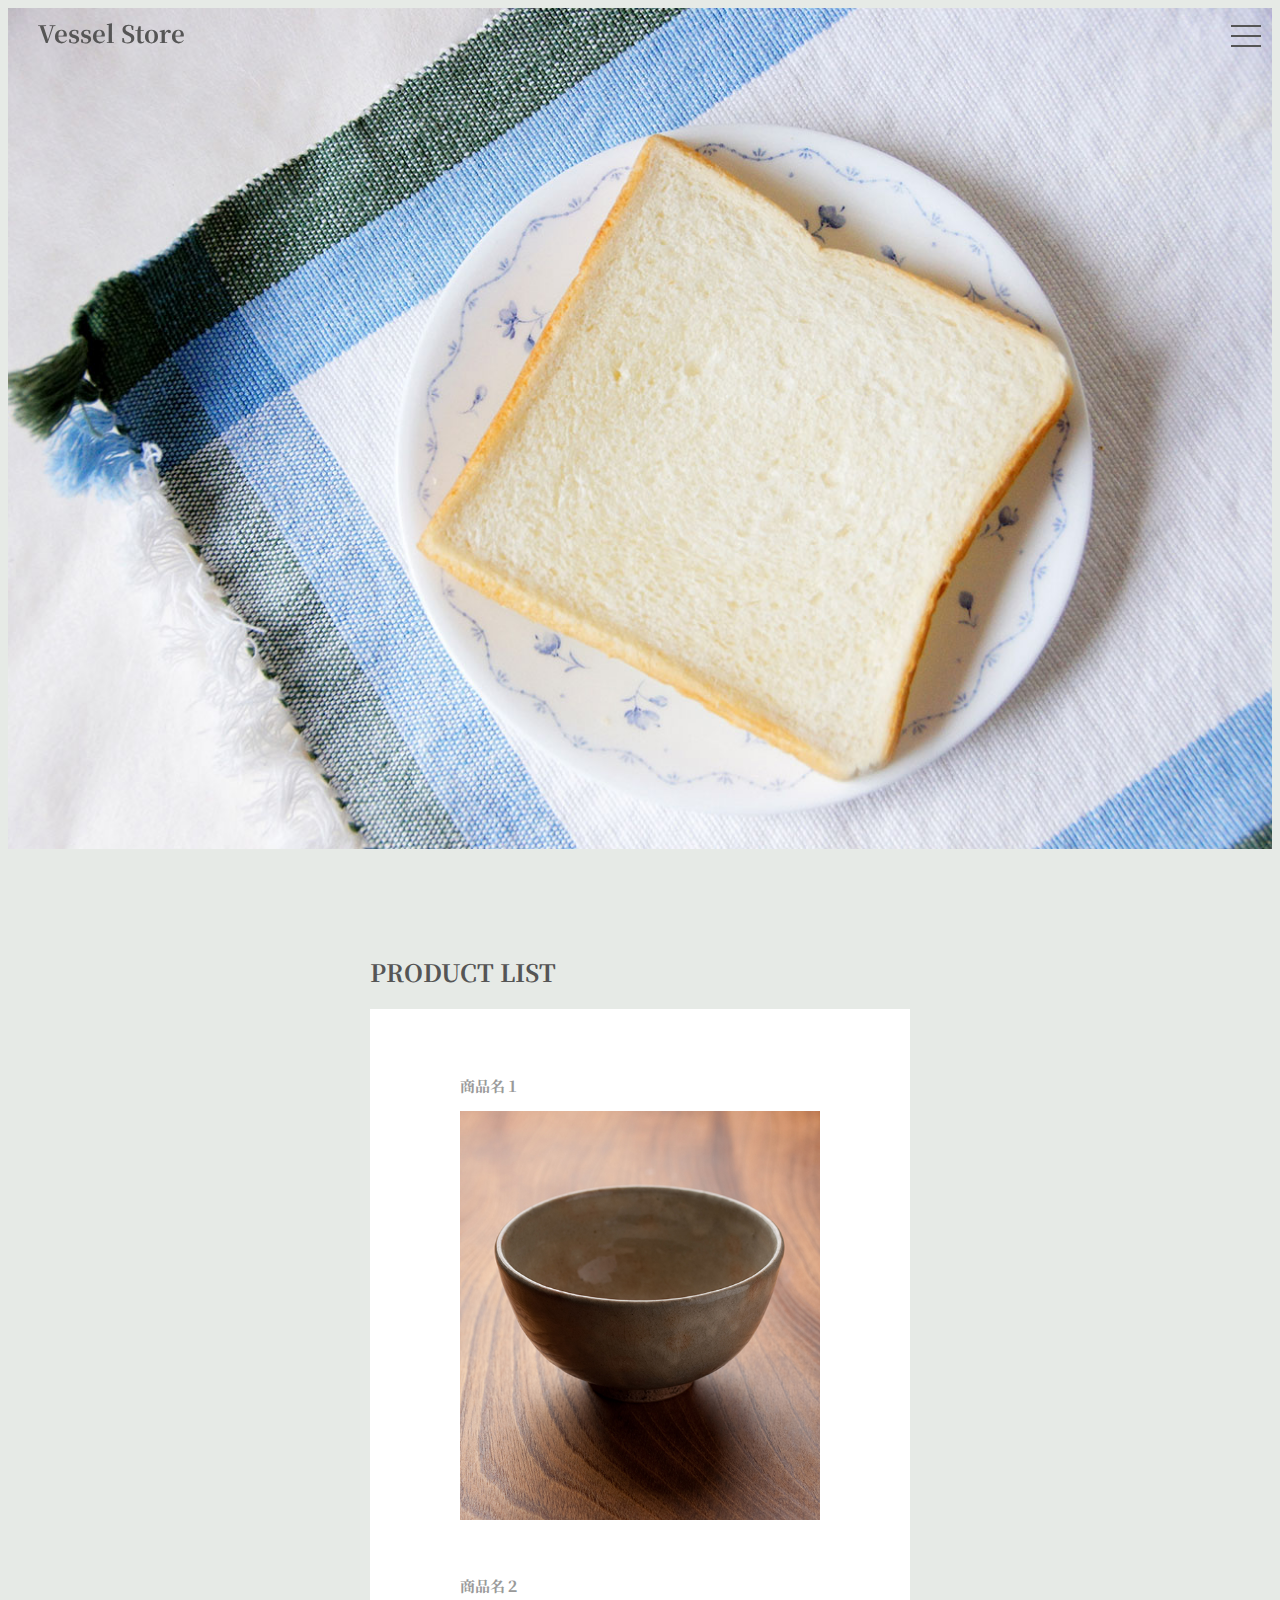
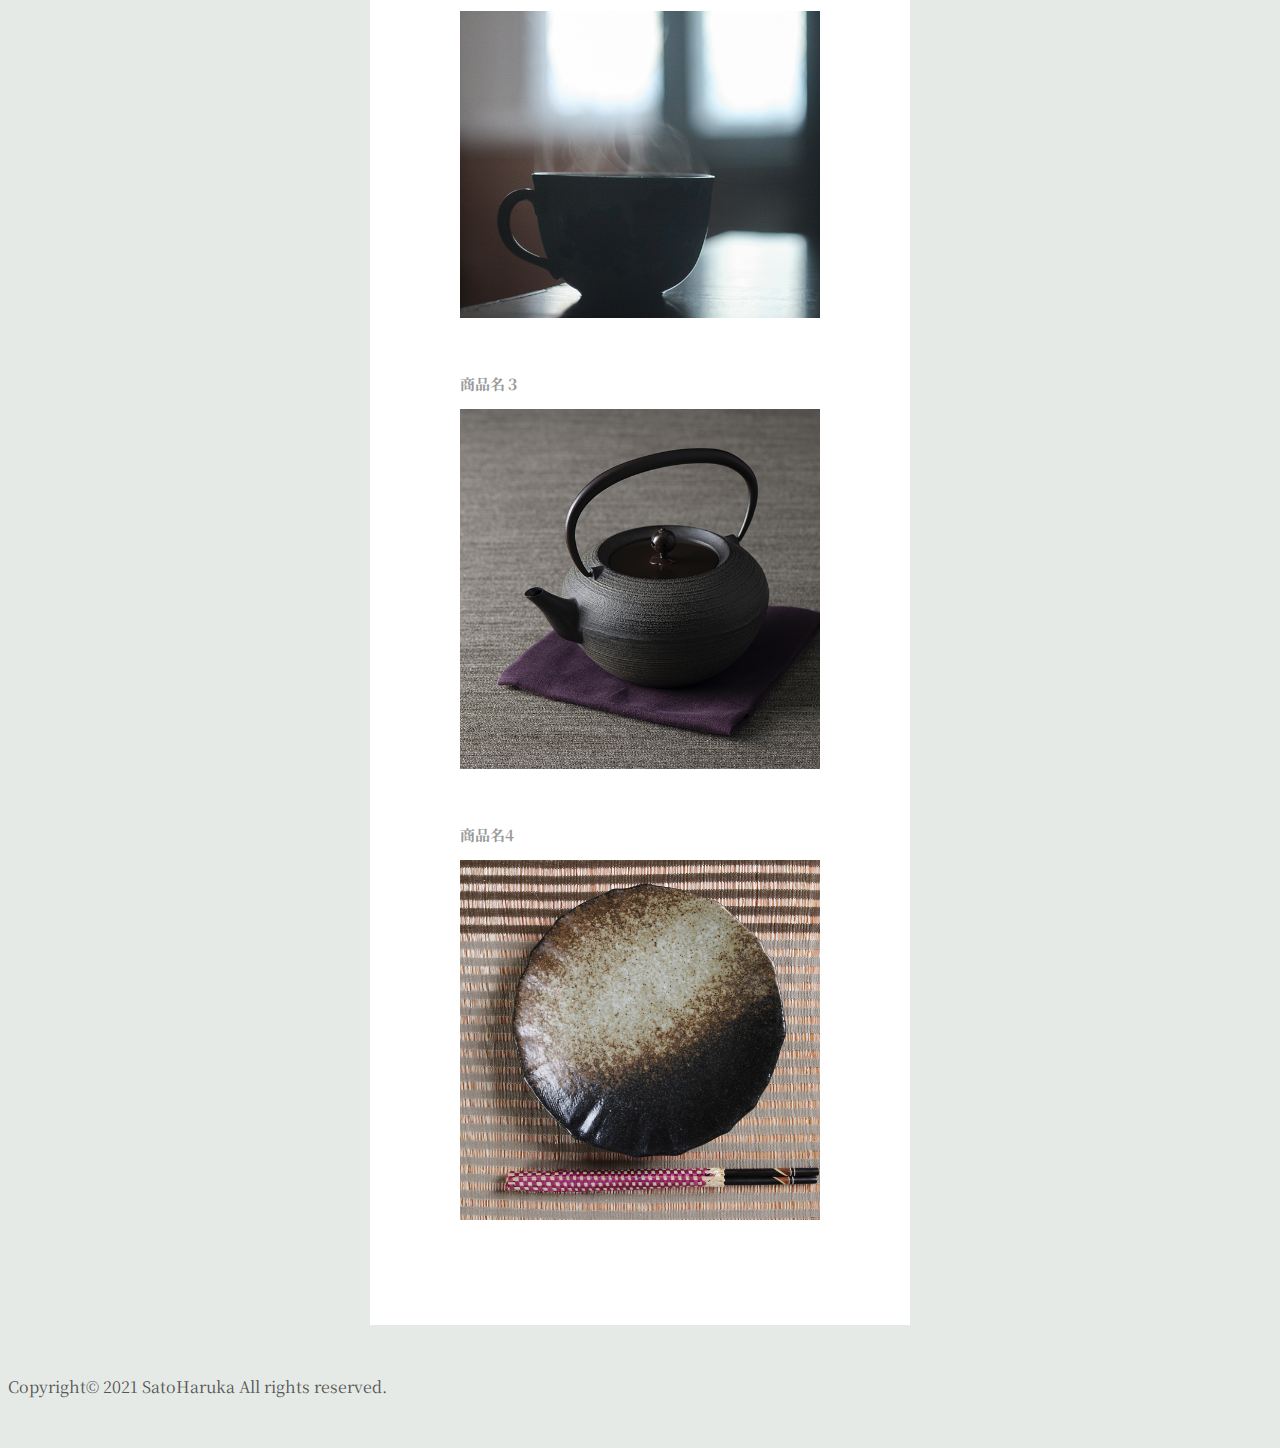
<file: VesselTeller/shop.html>
<!DOCTYPE html>
<html lang="ja">
<head>
    <meta charset="UTF-8">
    <meta name="viewport" content="width=device-width">
    <link rel="stylesheet" href="css/default.css">
    <link rel="stylesheet" href="css/shop.css">
    <script src="https://code.jquery.com/jquery-3.5.1.min.js"></script>
    <script type="text/javascript" src="js/main.js"></script>
    <title>Vessel Store - オンラインショップ</title>
</head>
<!-- ここまで設定 -->
<body>
    <header>
        <div class=headerM>
            <h2>Vessel Store</h2>
        </div>
        <!-- ↓ハンバーガーメニュー↓ -->
        <div class="hamburger">
            <span></span>
            <span></span>
            <span></span>
          </div>
          
          <nav class="globalMenuSp">
            <ul>
                <li><a href="shop.html">PRODUCT</a></li>
                <li><a href="#">SHOPPING GUIDE</a></li>
                <li><a href="index.html#access">ACCESS</a></li>
                <li><a href="index.html">HOME</a></li>
            </ul>
        </nav>
    </header>
    <!-- ここまでヘッダー -->
    <div class="mainV">
        <img src="img/mainv2.jpg" alt>
    </div>

    <main>
        <article class="productL">
            <h2>PRODUCT LIST</h2>
            <div class="box">
                <figure>
                    <a href="view.html">
                        <h3>商品名１</h3>
                        <img src="img/product/img1.jpg">
                    </a>
                </figure>
                <figure>
                    <a href="view.html">
                        <h3>商品名２</h3>
                        <img src="img/product/img2.jpg">
                    </a>
                </figure>
                <figure>
                    <a href="view.html">
                        <h3>商品名３</h3>
                        <img src="img/product/img3.jpg">
                    </a>
                </figure>
                <figure>
                    <a href="view.html">
                        <h3>商品名4</h3>
                        <img src="img/product/img4.jpg">
                    </a>
                </figure>

            </div>
        </article>
    </main>

    <footer>
        <p class="copyright">Copyright© 2021 SatoHaruka All rights reserved.</p>
    </footer>
 
</body>
</html>
</file>
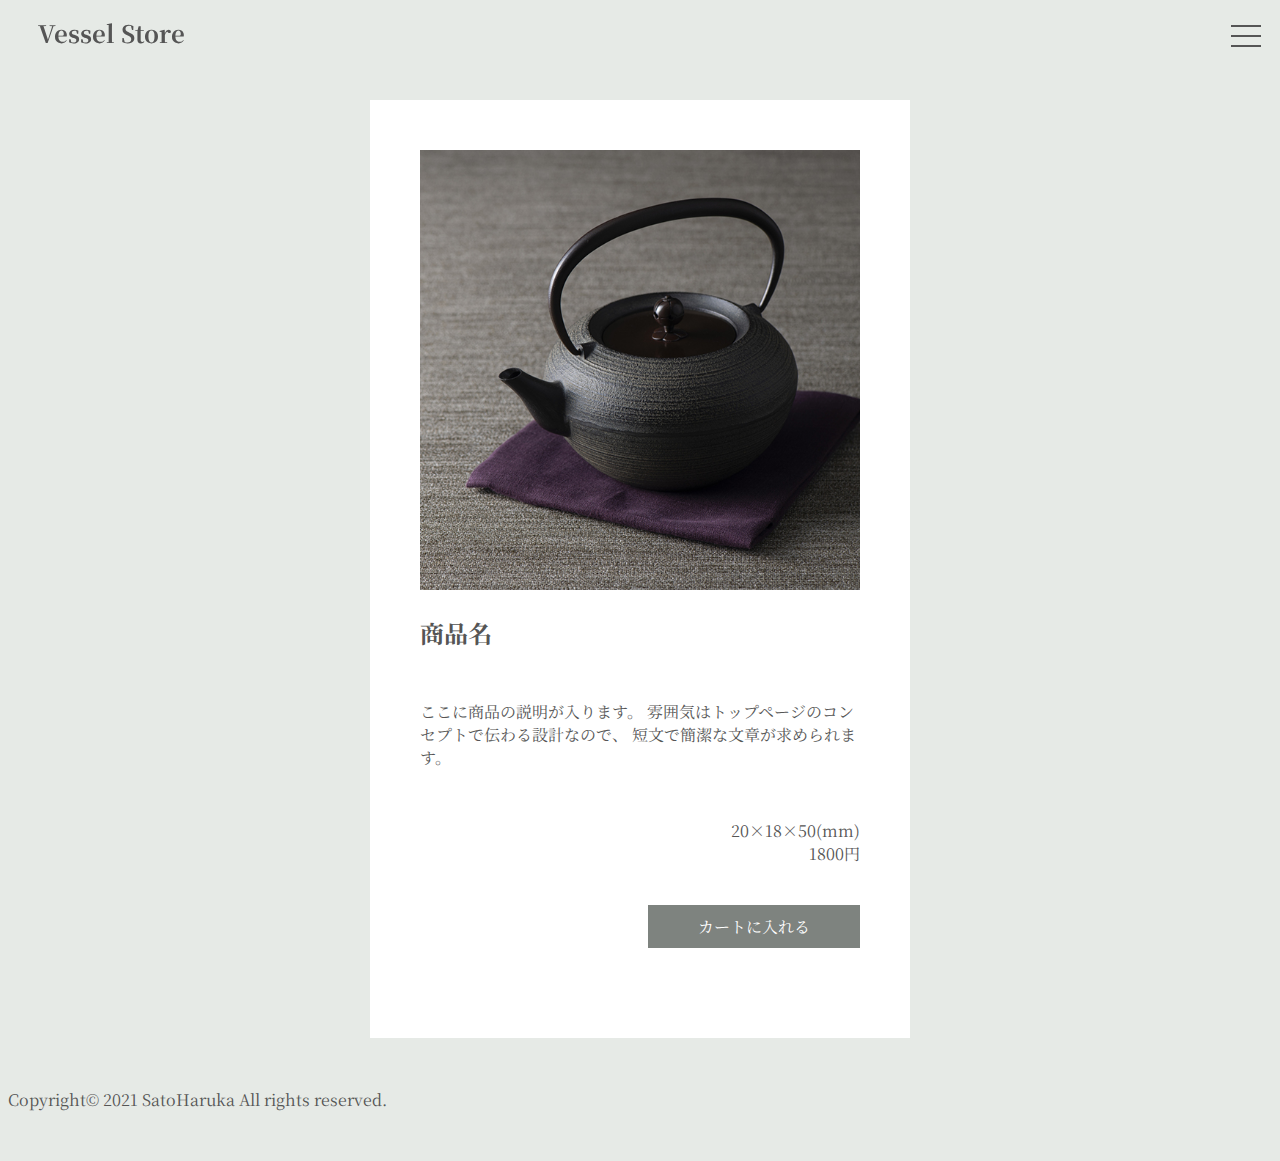
<file: VesselTeller/view.html>
<!DOCTYPE html>
<html lang="ja">
<head>
    <meta charset="UTF-8">
    <meta name="viewport" content="width=device-width">
    <link rel="stylesheet" href="css/default.css">
    <link rel="stylesheet" href="css/shop.css">
    <script src="https://code.jquery.com/jquery-3.5.1.min.js"></script>
    <script type="text/javascript" src="js/main.js"></script>
    <title>Vessel Store - オンラインショップ</title>
</head>
<!-- ここまで設定 -->
<body>
    <header>
        <div class=headerM>
            <h2>Vessel Store</h2>
        </div>
        <!-- ↓ハンバーガーメニュー↓ -->
        <div class="hamburger">
            <span></span>
            <span></span>
            <span></span>
          </div>
          
          <nav class="globalMenuSp">
            <ul>
                <li><a href="shop.html">PRODUCT</a></li>
                <li><a href="#">SHOPPING GUIDE</a></li>
                <li><a href="index.html#access">ACCESS</a></li>
                <li><a href="index.html">HOME</a></li>
            </ul>
        </nav>
    </header>
    <!-- ここまでヘッダー -->
    <main>
        <article>
            <div class="box">
                <img src="img/product/img3.jpg">
                    <h2>商品名</h2>
                    <p>ここに商品の説明が入ります。
                    雰囲気はトップページのコンセプトで伝わる設計なので、
                    短文で簡潔な文章が求められます。</p>
                    <p class="migi">20×18×50(mm)
                        <br>1800円</p>
                    <p class="migi">
                        <a class="button" href="view.html">カートに入れる</a>
                    </p>
            </div>
        </article>
    </main>

    <footer>
        <p class="copyright">Copyright© 2021 SatoHaruka All rights reserved.</p>
    </footer>
 
</body>
</html>
</file>
<file: css/main.css>
@charset "utf-8";
* {
  box-sizing: border-box;
  margin: 0;
}

html {
    font-size: 100%;
    scroll-behavior: smooth;
    font-family: 'Zen Kaku Gothic New', sans-serif;
    background-color: #f9f9f9;
  }
  
/* 全体の設定 */

body {
    color: #333;
    min-height: 100vh;
  }

header {
  width: 100%;
  background-color: rgba(255, 255, 255, 0.3);
  position: fixed;
  top: 0;
  z-index: 10;
}

a {
  color: #e88f74;
  text-decoration: none;
  transition: color .1s;
  font-size: large;
  display: inline-block;
}

a:hover {
  color: #333;
  transition: color .3s;
}

.detail {
  padding: 1.5em 6em;
  border: solid 1px #e88f74;
  background-color: #fff;
  margin-top: 3em;
  transition: .2s;
}

.detail:hover {
  color: #fff;
  border: solid 1px #fff;
  background-color: #6fd7c4;
  transition: .3s;
}

.center {
  text-align: center;
}

h1 {
  color:#333;
  font-size: x-large;
  text-align:center;
  letter-spacing: 2.5px;
}

h2 {
  font-size: large;
  border-bottom: dotted 2px gray;
  padding-bottom: 5px;
  margin: 80px 0 3em 0;
  text-align: center;
  letter-spacing: 1.5px;
}

h3, h4 {
  margin-bottom: 1em;
  letter-spacing: 1.5px;
  line-height: 1.5em;
  font-size: larger;
}

p {
  color: #617676;
  line-height: 1.8em;
}

strong {
  font-size: larger;
}

time {
  padding-bottom: 0.5em;
  display: inline-block;
  content: "";
}

nav a {
  display: block;
}

nav li {
  width: fit-content;
  text-align: center;
}

main {
  max-width: 45em;
  margin: 0 auto;
}

section {
  margin-bottom: 15em;
}

footer {
  background-color: #c1ebd9;
  padding: 5em 0;
}

.gallery {
  height: auto;
  margin-top: 10em;
}

/* 詳細設定 */
header .container {
  display: flex;
  align-items: center;
}

nav ul {
  list-style: none;
  padding: 0;
}

header .logo {
  text-align: center;
  width: 100vw;
  margin-left: 1em;

}

header .logo h1 {
  padding: 1em 0;
}

.logo span {
  border-bottom: dotted 2px gray;
  padding-bottom: 5px;
}

.main_v {
  width: 100%;
  height: 45vh;
  background-attachment: fixed;
  background-image: url(../img/mainv.png);
  background-size: cover;
}


.main_v p {
  width: fit-content;
  margin-left: 20vw;
  /* padding-top: 10em; */
  height: 5em;
  font-size: small;
  letter-spacing: 1.5px;
  text-align: left;
  color: #fff;
  top: 14.5em;
  z-index: 1;
  position: relative;
  display: block;
}

.back_copy {
  width: 70vw;
  height: 6em;
  top: 10em;
  left: 0;
  position: absolute;
  background-color: rgba(232, 143, 116, 0.8);
  mix-blend-mode: darken;
  content: "";
  display: block;
  z-index: 0;
}

.thumb {
  display: grid;
  grid-template-rows: auto auto auto;
  grid-template-columns: auto auto auto;
  column-gap: 3em;
  row-gap: 3em;
  justify-content: center;
  padding-bottom: 2em;
}

.thumb .material-icons-outlined {
  font-size: x-large;
  position: absolute;
  left: 6em;
  bottom: 1.5em;
}

.thumb .item:not(#modal-content) {
  transition: transform .3s;
}

.thumb .item:hover {
  transform: scale(95%);
  transition: transform .3s;
}

.thumb div {
  border: solid 1px;
}

.ptf_thumb .web-c {
  background-color: #daa520;
  border-color: #daa520;
  color: transparent;
}

.ptf_thumb .gr1 {
  background-color: #6fd7c4;
  border-color: #6fd7c4;
  color: transparent;
}

.ptf_thumb .gr2 {
  background-color: #e88f74;
  border-color: #e88f74;
  color: transparent;
}

/* ▼ホバーでテキストマスクする画像リンク */

.item {
  position: relative;
}

.item-text p {
  color: #fff;
  font-weight: bold;
  font-size: x-large;
  padding: 1.5em 0 0 1.4em;
  letter-spacing: 2px;
}

.item-text p:nth-of-type(2) {
  padding: 0;
}

.item-img {
  position: relative;
}

.item-text {
  position: absolute;
  top: 0;
  left: 0;
  height: 100%;
  width: 100%;
  align-items: center;
  justify-content: center;
  transition: .3s ease-in-out;
  z-index: 5;
  opacity: 0;
}

.web-c .item-text {
  background-color: rgba(148, 113, 23, 0.6);
}

.gr1 .item-text {
  background-color: rgba(23, 148, 135, 0.6);
}

.gr2 .item-text {
  background-color: rgba(148, 58, 23, 0.6);
}

.item-text:hover {
  opacity: 1;
}
/* ▲ここまでホバー画像リンク設定 */

.status {
  display: flex;
}

.status img {
  border-radius: 50%;
  width: 30%;
  height: 30%;
  margin-right: 3em;
}

.name {
  font-size: larger;
  letter-spacing: 1.5px;
  padding-bottom: 0.5em;
  color: #333;
  content: "";
  display: inline-block;
}

.status p:nth-of-type(2) {
  padding-bottom: 1em;
  content: "";
  display: inline-block;
}


.profile span {
  padding: 0 5px;
}

.skill {
  padding-top: 3em;
}

.white_back {
  background-color: #fff;
  padding: 4em 6em;
}

.skill .white_back {
  padding: 1em;
}

.skill .container {
  display: flex;
  justify-content: space-between;
  margin-bottom: 2em;
}

.skill .container div {
  width: 48%;
  text-align: center;
}

.skill img {
  justify-content: center;
  margin: 0;
  width: 50%;
  height: fit-content;
}

.skill ul {
  text-align: left;
}

.skill li {
  /* line-height: 2em; */
  color: #617676;
  font-size: smaller;
  width: fit-content;
  padding: 1em 0 1em 3em;
  background-position: left;
  background-repeat: no-repeat;
}

p.explain {
  margin-top: 1em;
  font-size: smaller;
  text-align: left;
}

.tec::before {
  background: no-repeat url(../img/kakko.svg);
  background-size: contain;
  margin: 0;
  height: 100%;
  width: 2em;
  left: -3em;
  position: absolute;
  display: block;
  content: '';
}

.tec {
  position: relative;
  z-index: 1;
}

li.ai {
  background-image: url(../img/list/ai.gif);
}
li.ai::after {
  left: 9em;
  margin-top: -1em;
  position: absolute;
  display: block;
  content: '\02605\02605\02605\02605\02605';
}

li.ps {
  background-image: url(../img/list/ps.gif);
}
li.ps::after {
  margin-top: -1em;
  left: 9em;
  position: absolute;
  display: block;
  content: '\02605\02605\02605\02605\02606';
}

li.xd {
  background-image: url(../img/list/xd.gif);
}
li.xd::after {
  margin-top: -1em;
  left: 9em;
  position: absolute;
  display: block;
  content: '\02605\02605\02605\02605\02605';
}

li.id {
  background-image: url(../img/list/id.gif);
}
li.id::after {
  margin-top: -1em;
  left: 9em;
  position: absolute;
  display: block;
  content: '\02605\02606\02606\02606\02606';
}

li.html {
  background-image: url(../img/list/html.gif);
}
li.html::after {
  margin-top: -1em;
  left: 9em;
  position: absolute;
  display: block;
  content: '\02605\02605\02605\02605\02605';
}

li.css {
  background-image: url(../img/list/css.gif);
}
li.css::after {
  margin-top: -1em;
  left: 9em;
  position: absolute;
  display: block;
  content: '\02605\02605\02605\02605\02606';
}

li.js {
  background-image: url(../img/list/js.gif);
}
li.js::after {
  margin-top: -1em;
  left: 9em;
  position: absolute;
  display: block;
  content: '\02605\02605\02606\02606\02606';
}

.info .white_back {
  height: 28em;
  overflow-y: scroll;
}

.info .white_back a {
  padding-top: 0.5em;
}

.material-icons-outlined {
  font-family: 'Material Icons Outlined';
  content: 'e5cc';
  display: inline-block;
  vertical-align: top;
}

article {
  margin-bottom: 3em;
}

footer .container {
  width: 50%;
  display: grid;
  grid-template-columns: 50% 30%;
  justify-content: space-around;
  gap: 2em;
  padding-bottom: 2em;
  margin: 0 auto;
}

footer ul {
  list-style: none;
}

footer li {
  line-height: 2em;
  letter-spacing: 2px;
  font-size: medium;
  width: fit-content;
}

.copyright {
  font-size: small;
  text-align: center;
}

.pass {
  padding-top: 10em;
}

.pass input {
  padding: 5em 10em;
  width: fit-content;
  text-decoration: underline;
}

/* ハンバーガー(クリック前)設定 */
.hamburger {
  display: block;
  position: relative;
  width: 1.75rem;
  height: 1.5rem;
  cursor: pointer;
  right: 2em;
}

.hamburger::before {
  display: block;
  content: '';
  width: 3em;
  height: 3em;
  top: -0.73em;
  left: -0.63em;
  border: #fff solid 1px;
  position: relative;
  background-color: #9fe6c7;
}

.hamburger i {
  display: block;
  width: 100%;
  height: 2px;
  background-color: #333;
  position: absolute;
  transition: transform .5s, opacity .5s;
}
.hamburger i:nth-child(1) {
  top: 0;
}
.hamburger i:nth-child(2) {
  top: 0;
  bottom: 0;
  margin: auto;
}
.hamburger i:nth-child(3) {
  bottom: 0;
}

/* ハンバーガー（クリック後） */
.hamburger.show i:nth-child(1) {
  transform: translateY(10px) rotate(-45deg);
}
.hamburger.show i:nth-child(2) {
  opacity: 0;
}
.hamburger.show i:nth-child(3) {
  transform: translateY(-12px) rotate(45deg);
}


/* メニュー（クリック前）設定 */
.menu {
  position: fixed;
  right: 0;
  opacity: 0;
  visibility: hidden;
  transition: opacity .5s, visibility .5s;
}

.menu a {
  font-size: x-large;
  line-height: 2.3em;
  letter-spacing: 3px;
}

.potofo-li a {
  font-size: large;
}

.potofo-li a::before {
  content: "\02212";
  color: #333;
}

/* メニュー（クリック後） */
.menu.show {
  opacity: 1;
  visibility: visible;
}

.menu_wrap {
  background-color: rgba(167, 236, 214, 0.9);
  padding: 4em;
  width: 22em;
  height: 100vh;
}

/* レスポンシブ */
@media screen and (max-width: 900px) {
  .main_v p {
    margin-left: 10vw;
  }
  .back_copy {
    width: 80vw;
  }
}

@media screen and (max-width: 600px) {
  .main_v p {
    width: 90vw;
    padding-left: 2em;
  }
  .back_copy {
    width: 90vw;
  }

  .thumb {
    grid-template-columns: auto auto;
  }

  .white_back {
    padding: 4em;
  }
  .info .white_back {
    height: 40vh;
  }
  h1.logo {
    line-height: 2em;
  }

 }
</file>
<file: sangitanten2022/sp.css>
@charset "UTF-8";


* {
  margin: 0;
  padding: 0;
}


html {
    overflow: auto;
    /*はみ出た部分を隠す？*/
    text-size-adjust: 100%;
    height: auto;
    scroll-behavior: smooth;
}


body {
    width: 100vw;
    height: auto;
}


.h-visual {
    width: 100%;
    height: 100vh;
    position: relative;
}


.h-visual img {
    object-fit: contain;
    width: 100%;
  }

  
li {
  list-style: none;
}


/*ヘッダーの枠*/
.nav-box {
  position: fixed;
  font-size: 62.5%;
  top: 4vw;
  right: 4vw;
  z-index: 100;
  width: 5em;
  height: 5em;
  border: 2px solid #004EA2;
  background-color: white;
}

.nav-box span {
  display: block;
}

.box {
  width: 100%;
  height: 100%;
  position: absolute;
}

/*ハンバーガーメニューの3本線*/
.bar-1 {
  width: 30px;
  position: relative;
  background-color: #004EA2;
  margin: 0 auto;
  top: 30%;
  display: block;
  padding-bottom: 0.3em;
}

.bar-2 {
  width: 30px;
  position: relative;
  background-color: #004EA2;
  display: block;
  margin: 0 auto;
  top: 50%;
  padding-bottom: 0.3em;
}

.bar-3 {
  width: 30px;
  padding-bottom: 0.3em;
  position: relative;
  background-color: #004EA2;
  margin: 0 auto;
  bottom: -70%;
  display: block;
}

.bar-1,.bar-2,.bar-3:hover {
  color: white;
}


/* スマートフォンで見たときにスマホ用のヘッダー画像とロゴ画像が表示される */
@media only screen and (max-width: 768px) {
    .header-pc,.text-pc { display: none !important; }
    .header-sp,.text-sp { display: block !important;}
}

.header-sp {
  height: 100vh;
  width: auto; 
  position: absolute;         
 }


.h-text-box {
  width: auto;
  height: 100%;
  position: relative;
  top: 18vh;
  padding-left: 36vw;
  z-index: 5;
}

.h-text-box img {
  height: 60vh;
  width: auto;
  position: relative;
}


.scroll {
  width: auto;
  position: absolute;
  top: 88vh;
  padding-left: 45vw;
  margin: 0 auto;
  z-index: 9;
}

.scroll img {
  width: 10vw;
}
  

/*ハンバーガーメニュー設定*/
  .hamburger-menu + .sidenavs:target {
    overflow-x: visible;
    /* ボックスからはみ出る箇所をそのまま表示 */
    width: 100%;
    display:block;
  }
  .sidenavs:target {
    overflow-x: hidden;
    /* ボックスからはみ出る箇所を隠す */
    width: 100%;
    /*ハンバーガーメニュー展開時の横幅設定*/
  }
  /* ハンバーガーメニュー表示時 */
  .sidenavs {
    height: 100%;
    width: 0;
    position: fixed;
    /* 画像の配置を指定 */
    z-index: 1;
    top: 0;
    left: 0;
    background-color: #F2F2F2;
    overflow-x: hidden;
    /* 横スクロールを無効にする */
    padding-top: 60px;
    transition: 0.5s;
    /* アニメーションの時間を0.5秒に指定 */
  }
  /* ハンバーガーメニュー表示時のリンク */
  .sidenavs a {
    text-align: left;
    padding: 8px 8px 8px 32px;
    text-decoration: none;
    font-size: 3vw;
    color: #004EA2;
    display: block;
    transition: 0.3s;
    font-weight: bold;
    margin-top: 1.0em;
    margin-left: 8em;
  }
  /* マウスオーバー後のリンク */
  .sidenavs a:hover {
    color: white;
  }
  /* クローズボタン */
  .sidenavs .close-btn {
    position: absolute;
    /* 親要素との絶対位置を指定 */
    top: 1em;
    right: 1em;
    font-size: 36px;
    margin-left: 50px;
    margin-top: 0;
  }


main {
  width: 100%;
  height: 100%;
}

.gaiyou {
  padding: 10em 0;
}

.gaiyou-box {
  width: 80%;
  height: auto;
  margin: 0 auto;
  position: relative;
  border: 3px solid #004EA2;
  padding-bottom: 2em;
}


.boy {
  width: auto;
  height: auto;
  position: relative;
  margin: 0 auto;
  bottom: 0;
}


.boy img {
  height: auto;
  width: 25%;
  position: absolute;
  padding-left: 3em;
  bottom: -3em;
}



.p-box {
  width: auto;
  height: 4em;
  margin: auto;
  background-color: #004EA2;
  border: 2px solid white;
  top: 2em;
  left: -2px;
  z-index: 10;
  position: relative;
}

.gaiyou-box .p-box {
  width: 50vw;
}


.p-box p {
  margin: auto;
  padding-top: 1em;
  font-size: larger;
  white-space: nowrap;
  text-align: center;
  color: white;
  width: auto;
}

.sotuken .p-box {
  width: 50vw;
  background-color: #fff;
  border: 3px solid #004EA2;
}

.sotuken .p-box p {
  color: #004EA2;
}

.midasi {
  width: 50%;
  height: auto;
  background-color: white;
}


.gaiyou-ul {
  width: auto;
  height: auto;
  position: relative;
  margin: 0 auto;
  list-style: none;
  color: black;
}


.time,.place{
  width: 85%;
  height: 35%;
  /* border: 1px solid black; */
  margin: 0 auto;
  padding-top: 3em;
}

.komidasi {
  width: 100%;
  /*font-size: 25px;*/
  text-align: left;
}

.day-box, .day-box-2 {
  position: relative;
  text-align: left;
  padding-left: 2.5em;
  margin-top: 1rem;
  text-decoration: #FF3300 line-through;
  /* font-size: 1.2vw; */
}

.time-box, .time-box-2 {
  position: relative;
  text-align: center;
  left: 3vw;
  margin-top: 1rem;
  /* font-size: 1.2vw; */
}


.placebox {
  /* font-size: 1.2vw; */
  margin-top: 1em;
  text-align: left;
  padding-left: 2.5em;
  width: auto;
  text-decoration: #FF3300 line-through;
}

.attention {
  background-color: #f0f0f0;
  margin: 2.5em;
  padding: 2em;
  width: auto;
}

.attention-box {
  color: #FF3300;
}


.department {
  width: 85%;
  height: 82%;
  /* border: 1px solid black; */
  margin: 0 auto;
}

.departmentbox-y {
  /* font-size: 1.2vw; */
  margin-top: 1em;
  text-align: left;
  padding-left: 2.5em;
  line-height: 1.7;
  width: auto;
}

.departmentbox-y b {
  color: #004EA2;
}

.departmentbox-m {
  /* font-size: 1.2vw; */
  margin-top: 3em;
  text-align: left;
  padding-left: 2.5em;
  line-height: 1.7;
}

.departmentbox-m b {
  color: #ED6C00;
}


.picture {
  width: auto;
  height: auto;
  position: relative;
  padding-bottom: 10em;
  margin: 0 auto;
  margin-top: 10em;
  display: inline-block;
  /*background-color: white;*/
}

.picture ul {
  list-style: none;
}

.picture img {
    padding-bottom: 10vw;
    width: 100%;
}

.access .-text-box {
  width: 31%;
  height: auto;
  background-color: white;
  position: relative;
  display: table;
  /* top: 0; */
  left: -3vw;
}


.access .boy {
  width: auto;
  height: auto;
  position: relative;
  margin: 0 auto;
  bottom: 0;
}


.access .boy img {
  height: auto;
  width: 25%;
  position: absolute;
  padding-left: 3em;
  bottom: -3em;
}


.access {
  width: 100%;
  height: auto;
  background-color: white;
  position: relative;
  padding-bottom: 15em;
}

  
.map-box {
  position: relative;
  padding-top: 10vw;
  height: 50vh;
  overflow: hidden;
  margin: 0 auto;
}

.placebox a {
  color: inherit;
}

.placebox a:hover{
    -webkit-animation: blink 1s ease-in-out infinite alternate;
    animation: blink 1s ease-in-out infinite alternate;
  }

  @-webkit-keyframes blink {
    0% {opacity: 0;}
    100% {opacity: 1;}
  }
  @keyframes blink {
    0% {opacity: 0;}
    100% {opacity: 1;}
  }


.gmap iframe,.gmap object,.gmap embed {
  position: absolute;
  top: 0;
  left: 0;
  width: 100%;
  height: 40vh;
}


.map-box .p-box p {
  position: relative;
  margin: 0 auto;
  display: table-cell;
  vertical-align: middle;
  z-index: 9;
  /* font-size: 2.2vw; */
  white-space: nowrap;
  height: 40vh;
}


.boy-2 {
  width: auto;
  height: auto;
  position: relative;
  margin: 0 auto;
  bottom: 0;
}

.boy-2 img {
  height: auto;
  width: 25%;
  position: absolute;
  padding-left: 3em;
  bottom: -3em;
}

  
.sotuken {
  padding-bottom: 10em;
  height: auto;
  margin: 0 auto;
}


.sotuken-box {
  width: 80%;
  height: auto;
  border: 3px solid #004EA2;
  margin: 0 auto;
}

.sotuken-container1:after {
  list-style: none;
  line-height: 1.7;
  margin: 0 auto;
}

.sotuken-img {
  width: 70vw;
  height: auto;
  padding-top: 3em;
  margin: 0 auto;
}


.sotuken-img img {
  width: 100%;
  height: 100%;
}

.school-1{
  width: 85%;
  height: 45%;
  /*border: 1px solid black;*/
  padding: 2em;
  position: relative;
}

.yahaba {
  width: 100%;
  height: auto;
  position: relative;
  /* font-size: 1.7vw; */
  text-align: left;
  color: #004EA2;
}

.yahaba-text {
  /* font-size: 1.4vw; */
  text-align: left;
  width: auto;
}

.yahaba-day {
  width: 90%;
  height: 70%;
  /*border: 0.5px solid black;*/
  position: relative;
  margin-top: 10%;
}

.oneday {
  width: 95%;
  height: auto;
  /* font-size: 1vw; */
  text-align: left;
  line-height: 1.7;
  padding: 1em 0;
}


.oneday b {
  font-size: auto;
}


.twoday {
  width: auto;
  height: auto;
  /* font-size: 1vw; */
  text-align: left;
  line-height: 1.7;
  padding: 1em 0;
}

.threeday {
  width: auto;
  height: auto;
  /* font-size: 1vw; */
  text-align: left;
  line-height: 1.7;
  padding: 1em 0;
}


.sotuken-text {
  line-height: 1.7;
  padding-left: 2em;
  padding: 2em;
}

.sotuken-text p {
  width: auto;
  text-align: left;
  font-size: large;
  letter-spacing: 2px;
  padding-top: 2em;
  margin: 0 auto;
}

.mizusawa-day .oneday {
  width: 95%;
  height: auto;
  /* font-size: 1vw; */
  text-align: left;
  line-height: 1.9em;
}


.school-2 {
  width: 80%;
  height: auto;
  padding: 2em;
}

.mizusawa {
  /* font-size: 1.7vw; */
  text-align: left;
  color: #ED6C00;
}


.boy-3 {
  width: auto;
  height: auto;
  position: relative;
  margin: 0 auto;
  bottom: 0;
}

.boy-3 img {
  height: auto;
  width: 25%;
  position: absolute;
  padding-left: 3em;
  bottom: -3em;
}




.sns {
  height: auto;
  /* border: 3px solid #004EA2; */
  margin: 0 auto;
}


.twitter-box {
  border: 3px solid #004EA2;
  width: 80%;
  height: 75vh;
  padding-top: 2em;
  margin: 0 auto;
}



.sns-text {
  text-align: center;
  height: auto;
  width: fit-content;
  padding: 3em 0;
  margin: 0 auto;
}

.sns-text p {
  padding: 10px 0;
}

.sns-icons {
  width: fit-content;
  height: auto;
  margin: 0 auto;
}

footer .sns-icons {
    width: auto;
    height: auto;
    margin: 0 auto;
}
  
.sns-icons img {
  width: 8vw;
  height: auto;
  padding: 0 10px;
  transition: scale(1.0,1.0);
  transition-duration: 1s;  /*ボタン戻るアニメーション*/
}


footer {
  padding-top: 8em;
  height: auto;
  width: 100%;
}

.rogo {
  width: 50vw;
  height: auto;
  margin: 0 auto;
  padding-bottom: 10vh;
}



.left-yahaba {
  width: auto;
}

.y-box {
  width: max-content;
  height: auto;
  padding: 0.2em 1em;
  background-color: #004EA2;
  /* font-size: 2vw; */
}

.y-title {
  width: 100%;
  color: white;
  text-align: left;
}

.y-text {
  /* font-size: 1.3vw; */
  text-align: left;
  line-height: 1.8em;
  white-space: nowrap;
  padding: 1em 0 3em;
  margin: 0 auto;
}

.right-mizusawa {
  left: 7vw;
}

.m-box {

  width: max-content;
  height: auto;
  padding: 0.2em 1em;
  background-color: #ED6C00;
  /* font-size: 2vw; */
}

.m-title {
  width: 100%;
  color: white;
  text-align: left;
}

.m-text {
  /* font-size: 1.3vw; */
  text-align: left;
  line-height: 1.8em;
  white-space: nowrap;
  padding: 1em 0 3em;
  margin: 0 auto;
}

.footer-2 {
  list-style: none;
  width: fit-content;
  margin: 0 auto;
}


footer .sns-icons {
  height: auto;
  width: fit-content;
  margin: 0 auto;
  padding-bottom: 2em;
}


.footer-img {
  width: 50vw;
  height: auto;
  padding-top: 5em;
  margin: 0 auto;
}

.omake {
  width: 45%;
  margin: 0 auto;
}

span {
  font-size: small;
  color: #004EA2;
  text-align: center;
  margin: 0 auto;
  width: auto;
}


/*アニメーション*/
.scroll img:hover {
  transform: scale(1.2,1.2);
  transition-duration: 0.2s; /*変化の時間*/
}


.sns-icons img:hover {
  transform: scale(1.2,1.2); /*画像の拡大*/
  transition-duration: 0.2s; /*変化の時間*/
}
.sns-icons a {
  text-decoration: none!important;
}


.rogo img {
  transform: scale(1.0,1.0); /*画像の拡大*/
  transition-duration: 1s; /*変化の時間*/
}
.rogo img:hover {
  transform: scale(1.1,1.1); /*画像の拡大*/
  transition-duration: 0.4s; /*変化の時間*/
}


.footer-img img {
  transform: scale(1.0,1.0); /*画像の拡大*/
  transition-duration: 0.8s; /*変化の時間*/
}

.footer-img img:hover {
  transform: scale(1.2,1.2); /*画像の拡大*/
  transition-duration: 0.3s; /*変化の時間*/
}
</file>
<file: sangitanten2022/main.css>
@charset "UTF-8";


* {
  margin: 0;
  padding: 0;
}


html {
    text-size-adjust: 100%;
    height: auto;
    scroll-behavior: smooth;
}

body {
    width: fit-content;
    height: auto;
}

header {
  height: auto;
}

.h-visual {
    height: auto;
    position: relative;
    margin: 0;
}


li {
  list-style: none;
}


/*ヘッダーの枠*/
.nav-box {
  position: fixed;
  font-size: 62.5%;
  top: 4vw;
  right: 3vw;
  z-index: 100;
  width: 5em;
  height: 5em;
  border: 2px solid #004EA2;
  background-color: white;
}

.nav-box span{
  display: block;
}

.box {
  width: 100%;
  height: 100%;
  position: absolute;
  padding-bottom: 3em;
}

/*ハンバーガーメニューの3本線*/
.bar-1 {
  width: 30px;
  position: relative;
  background-color: #004EA2;
  margin: 0 auto;
  top: 30%;
  display: block;
  padding-bottom: 0.3em;
}

.bar-2 {
  width: 30px;
  position: relative;
  background-color: #004EA2; display: block;
  margin: 0 auto;
  top: 50%;
  padding-bottom: 0.3em;
}

.bar-3 {
  width: 30px;
  padding-bottom: 0.3em;
  position: relative;
  background-color: #004EA2;
  margin: 0 auto;
  bottom: -70%;
  display: block;
}

.bar-1,.bar-2,.bar-3:hover {
  color: white;
}


/* パソコンで見たときにPC用のヘッダー画像とロゴ画像が表示される */
.header-pc,.text-pc { display: block !important; }
.header-sp,.text-sp { display: none !important; }

.header-pc {
  height: auto;
  position: relative;
  max-width: 100%;
}


.h-text-box {
  position: absolute;
  top: 15vw;
  padding-left: 20vw;
  margin: 0 auto;
  z-index: 5;
}


.h-text-box img {
  width: 60vw;
  height: auto;
}

.scroll {
  width: 6vw;
  position: absolute;
  top: 50vw;
  padding-left: 46vw;
  margin: 0 auto;
  z-index: 5;
}


/*ハンバーガーメニュー設定*/
  .hamburger-menu + .sidenavs:target {
    overflow-x: visible;
    /* ボックスからはみ出る箇所をそのまま表示 */
    width: 100%;
    display:block;
  }
  .sidenavs:target {
    overflow-x: hidden;
    /* ボックスからはみ出る箇所を隠す */
    width: 100%;
    /*ハンバーガーメニュー展開時の横幅設定*/
  }
  /* ハンバーガーメニュー表示時 */
  .sidenavs {
    height: 100%;
    width: 0;
    position: fixed;
    /* 画像の配置を指定 */
    z-index: 1;
    top: 0;
    left: 0;
    background-color: #F2F2F2;
    overflow-x: hidden;
    /* 横スクロールを無効にする */
    padding-top: 60px;
    transition: 0.5s;
    /* アニメーションの時間を0.5秒に指定 */
  }
  /* ハンバーガーメニュー表示時のリンク */
  .sidenavs a {
    text-align: left;
    padding: 8px 8px 8px 32px;
    text-decoration: none;
    font-size: 3vw;
    color: #004EA2;
    display: block;
    transition: 0.3s;
    font-weight: bold;
    margin-top: 1.0em;
    margin-left: 8em;
  }
  /* マウスオーバー後のリンク */
  .sidenavs a:hover {
    color: white;
  }
  /* クローズボタン */
  .sidenavs .close-btn {
    position: absolute;
    /* 親要素との絶対位置を指定 */
    top: 1em;
    right: 1em;
    font-size: 36px;
    margin-left: 50px;
    margin-top: 0;
  }



main {
    width: 100%;
    height: auto;
    padding-top: 5em;
}


.boy {
  width: 10vw;
  height: auto;
  top: 2.5em;
  padding-left: 5vw;
  position: relative;
}


.midasi {
  width: fit-content;
  height: auto;
  border: 2px solid white;
  top: 2em;
  /* padding-left: 20px; */
  position: relative;
}

.p-box {
  width: fit-content;
  height: 4em;
  margin: auto;
  padding: 0 5em;
  background-color: #004EA2;
  z-index: 10;
}

.p-box p {
  margin: auto;
  padding-top: 1em;
  font-size: larger;
  white-space: nowrap;
  text-align: center;
  color: white;
  width: auto;
}

.gaiyou {
  width: 70%;
  height: auto;
  margin: 0 auto;
  color: black;
  padding: 5em;
}

.gaiyou li {
  width: calc(100% /2);
}

.gaiyou-box {
  width: 55vw;
  height: auto;
  border: 3px solid #004EA2;
  list-style: none;
  padding-bottom: 2em;
  margin: 0 auto;
}

.gaiyou-ul {
  display: flex;
}

.time {
  width: 80%;
  height: auto;
  /* border: 1px solid black; */
  margin: auto;
  padding: 3em 0 2em;
}


.komidasi {
  width: 100%;
  /*font-size: 25px;*/
  font-size: 2vw;
  text-align: left;
  padding-left: 1em;
}


.day-box, .day-box-2 {
  text-align: left;
  padding-left: 3em;
  text-decoration: #FF3300 line-through;
  /* font-size: 1.2vw; */
}

.time-box, .time-box-2 {
  text-align: center;
  left: 3vw;
  padding: 10px 0 2em;
  /* font-size: 1.2vw; */
}

.place {
  width: 80%;
  height: auto;
  /* border: 1px solid black; */
  margin: auto;
}

.placebox {
  /* font-size: 1.2vw; */
  margin-top: 1em;
  text-align: left;
  padding-left: 2.5em;
  padding-bottom: 1em;
  text-decoration: #FF3300 line-through;
}


.attention {
  background-color: #f0f0f0;
  margin-left: 2.5em;
  padding: 1em;
}

.attention-box {
  color: #FF3300;
  padding: 1em;
}


.department {
  width: 80%;
  height: 82%;
  /* border: 1px solid black; */
  margin: auto;
  padding-top: 3em;
}


.departmentbox-y {
  /* font-size: 1.2vw; */
  text-align: left;
  padding-left: 3em;
  line-height: 1.7em;
}

.departmentbox-y b {
  color: #004EA2;
}

.departmentbox-m {
  /* font-size: 1.2vw; */
  margin-top: 2em;
  text-align: left;
  padding-left: 3em;
  line-height: 1.7em;
}

.departmentbox-m b {
  color: #ED6C00;
}

.picture {
  width: 70%;
  padding-top: 10em;
  margin: 0 auto;
}


.img-box {
  display: grid;
  gap: 1em;
  grid-template-rows: 50% 50%;
  grid-template-columns: 1fr 2fr;
}

.left {
  grid-row: 1 / 3;
  grid-column: 1;
}

.left img {
  width: auto;
  height: 100%;
  object-fit: cover;
}

.img-box1 {
  grid-row: 1;
  grid-column: 2;
}

.img-box1 img {
  width: 100%;
  height: 100%;
  object-fit: cover;
}

.img-box2 {
  grid-row: 2;
  grid-column: 2;
}

.img-box2 img {
  width: 100%;
  height: 100%;
  object-fit: cover;
}

.big-img {
  width: auto;
  height: auto;
}

.big-img img {
  width: 100%;
  padding-top: 2em;
}


.access .boy {
  margin: 0;
  padding-top: 6em;
  height: 65%;
}



.access {
  width: 70%;
  height: auto;
  background-color: white;
  margin: 0 auto;
}


.map-box {
  padding-top: 3em;
  height: 40vw;
  width: 55vw;
  margin: 0 auto;
}


.placebox a {
  color: inherit;
}


.placebox a:hover{
    -webkit-animation: blink 1s ease-in-out infinite alternate;
    animation: blink 1s ease-in-out infinite alternate;
  }

  @-webkit-keyframes blink {
    0% {opacity: 0;}
    100% {opacity: 1;}
  }
  @keyframes blink {
    0% {opacity: 0;}
    100% {opacity: 1;}
  }


.gmap iframe,.gmap object,.gmap embed {
  position: absolute;
  top: 0;
  left: 0;
  width: 100%;
  height: 100%;
}



.boy-2 {
  width: 10vw;
  height: auto;
  top: 2.5em;
  padding-left: 5vw;
  padding-top: 6em;
  position: relative;
}


  
  
.boy-2 .p-box {
    width: 100%;
    height: 4vw;
}


.sotuken {
  width: 70%;
  height: auto;
  margin: 0 auto;
  /*top: 50%;*/
}

.sotuken .p-box {
  background-color: #fff;
  border: 3px solid #004EA2;
}

.sotuken .p-box p {
  color: #004EA2;
}

.sotuken-box {
  border: 3px solid #004EA2;
  list-style: none;
  width: 55vw;
  height: auto;
  padding: 2em;
  margin: 0 auto;
}

.sotuken-container1:after {
  content: "";
  display: block;
  clear: both;
}

.sotuken-container2:after {
  content: "";
  display: block;
  clear: both;
}

.sotuken-container2 {
  padding-top: 2em;
}

.sotuken-img {
  height: auto;
  padding-top: 2em;
  margin: 0 auto;
  float: left;
  width: -webkit-calc(50% - 10px);
  margin-right: 10px;
}

.sotuken-img img {
  width: 98%;
}


.school-1{
  height: auto;
  float: left;
  box-sizing: border-box;
  width: -webkit-calc(50% - 10px);
  margin-right: 10px;
}

.yahaba {
  height: auto;
  position: relative;
  font-size: 1.7vw;
  text-align: left;
  color: #004EA2;
}

.yahaba-text {
  /* font-size: 1.4vw; */
  text-align: left;
}

.yahaba-day {
  width: 90%;
  height: 70%;
  /*border: 0.5px solid black;*/
  padding-top: 10%;
}

.mizusawa {
  color: #ED6C00;
  font-size: 1.7vw;
  text-align: left;
}

.mizusawa-day {
  width: 90%;
  height: 70%;
  /*border: 0.5px solid black;*/
  padding-top: 10%;
}


.oneday {
  width: auto;
  height: auto;
  /* font-size: 1vw; */
  text-align: left;
  line-height: 1.9em;
}


.twoday {
  width: 95%;
  height: auto;
  /* font-size: 1vw; */
  text-align: left;
  padding-top: 1em;
  line-height: 2em;
}

.threeday {
  width: 95%;
  height: auto;
  /* font-size: 1vw; */
  text-align: left;
  padding-top: 1em;
  line-height: 2em;
}

.s-hizuke {
  width: 90%;
  height: 35%;
  border: 1px solid white;
  margin-top: 15%;
  margin-left: 10%;
}

.s-day {
  /* font-size: 1.7vw; */
  text-align: left;
  white-space: nowrap
}


.sotuken-text {
  float: left;
  line-height: 1.7;
  height: auto;
  padding-top: 2em;
  width: -webkit-calc(50% - 10px);
  margin-left: 10px;
}



.sotuken-text p {
  width: auto;
  height: 100%;
  text-align: left;
	display: inline-block;
  /* font-size: 1.2vw; */
  padding-top: 2em;
  letter-spacing: 0.15em;
}


.school-2 {
  height: auto;
  float: left;
  box-sizing: border-box;
  width: -webkit-calc(50% - 10px);
  margin-left: 10px;
}


.boy-3 {
  width: 70%;
    height: auto;
    padding-top: 6em;
    position: relative;
}

.boy-3 img {
  height: auto;
    width: 10vw;
    position: relative;
    top: 3em;
    /*bottom: -2.4vw;*/
    /*background-color: #004EA2;*/
}


.sns {
  width: 70%;
  height: auto;
  margin: 0 auto;
  padding-bottom: 10em;
}


.twitter-box {
  border: 3px solid #004EA2;
  width: 80%;
  height: 75vh;
  padding: 3em 1em 1em;
  margin: 0 auto;
}


.sns-text {
  width: 50%;
  height: auto;
  padding: 5em 0 2em;
  margin: 0 auto;
}


.sns-text p {
  -webkit-text-size-adjust: auto;
  text-align: center;
  padding-bottom: 1em;
}


.sns-icons {
  width: fit-content;
  height: auto;
  padding: 3em;
  margin: 0 auto;
}


.sns-icons img {
  width: 5vw;
  height: auto;
  padding: 0 10px;
  transition: scale(1.0,1.0);
  transition-duration: 1s;  /*ボタン戻るアニメーション*/
}



.rogo {
  width: 30%;
  height: auto;
  border: 1px solid white;
  padding-bottom: 5em;
  margin: 0 auto;
}


.footer-box {
  width: 100%;
  height: 20vw;
  /*border: 1px solid black;*/
  margin: 0 auto;
}

.footer-2 {
  list-style: none;
  display: flex;
  width: fit-content;
  margin: 0 auto;
} 

.left-yahaba {
  width: auto;

}

.y-box {
  width: fit-content;
  height: 3vw;
  background-color: #004EA2;
  padding-right: 1em;
  font-size: 2vw;
}

.y-title {
  width: auto;
  color: white;
  text-align: left;
  margin-left: 1.5rem;
}

.y-text {
  font-size: 1.3vw;
  text-align: left;
  line-height: 1.5em;
  margin-left: 1vw;
  margin-top: 1.5em;
}

.right-mizusawa {
  padding-left: 5em;
}

.m-box {
  width: fit-content;
  padding-right: 1em;
  height: 3vw;
  /*border: 1px solid black;*/
  background-color: #ED6C00;
  font-size: 2vw;
}


.m-title {
  width: 100%;
  color: white;
  text-align: left;
  margin-left: 1.5rem;
}


.m-text {
  font-size: 1.3vw;
  text-align: left;
  line-height: 1.5em;
  margin-left: 1vw;
  margin-top: 1.5em;
}


.footer-box .sns-box {
  width: 60%;
  height: auto;
  margin: 0 auto;
}

.footer-box .sns-box img {
  width: 12%;
  height: auto;
  margin-right: 1em;
  margin-left: 2em;
  text-align: center;
}


.footer-img {
  width: 20%;
  height: auto;
  margin: 0 auto;
}


.footer-img img {
  width: auto;
  height: auto;
}

.omake {
  max-width: 45%;
  margin: 0 auto;
  padding-bottom: 2em;
}

span {
  font-size: small;
  color: #004EA2;
  text-align: center;
  margin: 0 auto;
  width: auto;
}


/*アニメーション*/
.scroll img:hover {
  transform: scale(1.2,1.2);
  transition-duration: 0.2s; /*変化の時間*/
}


.sns-icons img:hover {
  transform: scale(1.2,1.2); /*画像の拡大*/
  transition-duration: 0.2s; /*変化の時間*/
}
.sns-icons a {
  text-decoration: none!important;
}


.rogo img {
  transform: scale(1.0,1.0); /*画像の拡大*/
  transition-duration: 1s; /*変化の時間*/
}
.rogo img:hover {
  transform: scale(1.1,1.1); /*画像の拡大*/
  transition-duration: 0.4s; /*変化の時間*/
}


.footer-img img {
  transform: scale(1.0,1.0); /*画像の拡大*/
  transition-duration: 0.8s; /*変化の時間*/
}

.footer-img img:hover {
  transform: scale(1.2,1.2); /*画像の拡大*/
  transition-duration: 0.3s; /*変化の時間*/
}
</file>
<file: VesselTeller/css/default.css>
@import url('https://fonts.googleapis.com/css?family=Noto+Serif+JP&display=swap');

/* 基本スタイル */
body {
  font-family: '游明朝体+36ポかな', 'MyYuGothicM', 'Bebas Neue' , 'Noto Serif JP';
  color: #555;
}

main {
  margin: 0 auto;
  width: 60vh;
}

section {
  display: block;
}

h1 {
  margin: 50px auto;
}

h3 {
  font-size: 15px;
  color: #999;
}

p {
  margin: 50px auto;
}

.migi {
  text-align: right;
}

.button {
  padding: 10px 50px;
  background-color: #7e837f;
  color: #fff;
  text-decoration-line: none;
}

.button:hover {
  background-color: #88bfbf;
}

img {
  width: 100%;
}

/* ブロック設定 */
.headerM {
  position: fixed;
  left: 3%;
  top: -0.5%;
  z-index: 3;
}

.headerM img {
  width: 50%;
}

/*　ハンバーガーボタン　*/
.hamburger {
    display : block;
    position: fixed;
    z-index : 3;
    right : 13px;
    top   : 15px;
    width : 42px;
    height: 42px;
    cursor: pointer;
    text-align: center;
  }
  .hamburger span {
    display : block;
    position: absolute;
    width   : 30px;
    height  : 2px ;
    left    : 6px;
    background : #555;
    -webkit-transition: 0.3s ease-in-out;
    -moz-transition   : 0.3s ease-in-out;
    transition        : 0.3s ease-in-out;
  }
  .hamburger span:nth-child(1) {
    top: 10px;
  }
  .hamburger span:nth-child(2) {
    top: 20px;
  }
  .hamburger span:nth-child(3) {
    top: 30px;
  }
  
  /* ナビ開いてる時のボタン */
  .hamburger.active span:nth-child(1) {
    top : 16px;
    left: 6px;
    background :#fff;
    -webkit-transform: rotate(-45deg);
    -moz-transform   : rotate(-45deg);
    transform        : rotate(-45deg);
  }
  
  .hamburger.active span:nth-child(2),
  .hamburger.active span:nth-child(3) {
    top: 16px;
    background :#fff;
    -webkit-transform: rotate(45deg);
    -moz-transform   : rotate(45deg);
    transform        : rotate(45deg);
  }
  
  nav.globalMenuSp {
    position: fixed;
    z-index : 2;
    top  : 0;
    left : 0;
    color: #fff;
    background: rgba(0,0,0,0.7);
    text-align: center;
    width: 100%;
    opacity: 0;
    transition: opacity .6s ease, visibility .6s ease;
  }
  
  nav.globalMenuSp ul {
    margin: 0 auto;
    padding: 0;
    width: 100%;
  }
  
  nav.globalMenuSp ul li {
    list-style-type: none;
    padding: 0;
    width: 100%;
    transition: .4s all;
  }
  nav.globalMenuSp ul li:last-child {
    padding-bottom: 0;
  }
  nav.globalMenuSp ul li:hover{
    background :#ddd;
  }
  
  nav.globalMenuSp ul li a {
    display: block;
    color: #fff;
    padding: 1em 0;
    text-decoration :none;
  }
  
  /* このクラスを、jQueryで付与・削除する */
  nav.globalMenuSp.active {
    opacity: 100;
  
  }
</file>
<file: VesselTeller/css/top.css>
/* メインビジュ */
.mainV {
    width: 100% ;
    margin: 0;
  }

.mainV img {
  width: 100%;
  max-height: 100vh;
  object-fit: cover;
}

/* 各ブロック設定 */
section {
  margin: 100px auto;
}

.info {
  margin-bottom: 20vh;
}

iframe {
  width: 100%;
}

figure {
  padding-bottom: 50px;
}
</file>
<file: css/info.css>
main {
    width: 60vw;
    margin-left: 7vw;
}


aside {
    width: 15vw;
    margin: 0 2em;
}

article {
    background-color: #fff;
    padding: 4em 6em;
}

.column {
    margin-top: 5em;
    display: flex;
}

footer {
    margin-top: 5em;
}


/* ▼詳細設定 */
.main_v {
    background-position: 0% 0%;
    background-image: url(../img/infov.png);    
}

.main_v h1 {
    position: relative;
    padding: 1em 2em;
    background-position: right;
    background-color: rgba(255, 255, 255, 0.6);
    top: 7em;
    width: fit-content;
    margin: 0 auto;
    z-index: 3;
}



aside img {
    margin-bottom: 1em;
    width: 100%;
}

aside span {
    font-size: larger;
    font-weight: bold;
}

aside .container {
    font-size: smaller;
    margin-top: 1em;
}

article p {
    line-height: 2em;
}

article h2 {
    margin-top: 2em;
}

/* レスポンシブ */
@media screen and (max-width: 765px) {
    .column {
        grid-template-rows: auto auto;
        grid-template-columns: auto;
        flex-direction: column-reverse;
    }

    aside {
        width: 90vw;
    }

    aside img {
        width: 30%;
        float: left;
        margin-right: 2em;
    }

    aside .container {
        clear: both;
    }

    main {
        width: 90vw;
        margin: 2em auto;
    }

    main article {
        padding: 3em;
    }
}
</file>
<file: VesselTeller/css/shop.css>
body {
    background-color: #e6eae6;

}

article {
    margin-top: 100px;
}

.box {
    background-color: #fff;
    padding: 50px;
    display: inline-block;
}

figure {
    margin-bottom: 50px;
}

figure :hover {
    transform: translateY(-3px);
    transition-property: background-color transform; 
    transition-duration: 0.5s;
    background-color: #88bfbf;
}

.productL a {
    text-decoration-line: none;
}
</file>
<file: css/destyle.css>
/*! destyle.css v3.0.2 | MIT License | https://github.com/nicolas-cusan/destyle.css */

/* Reset box-model and set borders */
/* ============================================ */

*,
::before,
::after {
  box-sizing: border-box;
  border-style: solid;
  border-width: 0;
}

/* Document */
/* ============================================ */

/**
 * 1. Correct the line height in all browsers.
 * 2. Prevent adjustments of font size after orientation changes in iOS.
 * 3. Remove gray overlay on links for iOS.
 */

html {
  line-height: 1.15; /* 1 */
  -webkit-text-size-adjust: 100%; /* 2 */
  -webkit-tap-highlight-color: transparent; /* 3*/
}

/* Sections */
/* ============================================ */

/**
 * Remove the margin in all browsers.
 */

body {
  margin: 0;
}

/**
 * Render the `main` element consistently in IE.
 */

main {
  display: block;
}

/* Vertical rhythm */
/* ============================================ */

p,
table,
blockquote,
address,
pre,
iframe,
form,
figure,
dl {
  margin: 0;
}

/* Headings */
/* ============================================ */

h1,
h2,
h3,
h4,
h5,
h6 {
  font-size: inherit;
  font-weight: inherit;
  margin: 0;
}

/* Lists (enumeration) */
/* ============================================ */

ul,
ol {
  margin: 0;
  padding: 0;
  list-style: none;
}

/* Lists (definition) */
/* ============================================ */

dt {
  font-weight: bold;
}

dd {
  margin-left: 0;
}

/* Grouping content */
/* ============================================ */

/**
 * 1. Add the correct box sizing in Firefox.
 * 2. Show the overflow in Edge and IE.
 */

hr {
  box-sizing: content-box; /* 1 */
  height: 0; /* 1 */
  overflow: visible; /* 2 */
  border-top-width: 1px;
  margin: 0;
  clear: both;
  color: inherit;
}

/**
 * 1. Correct the inheritance and scaling of font size in all browsers.
 * 2. Correct the odd `em` font sizing in all browsers.
 */

pre {
  font-family: monospace, monospace; /* 1 */
  font-size: inherit; /* 2 */
}

address {
  font-style: inherit;
}

/* Text-level semantics */
/* ============================================ */

/**
 * Remove the gray background on active links in IE 10.
 */

a {
  background-color: transparent;
  text-decoration: none;
  color: inherit;
}

/**
 * 1. Remove the bottom border in Chrome 57-
 * 2. Add the correct text decoration in Chrome, Edge, IE, Opera, and Safari.
 */

abbr[title] {
  text-decoration: underline dotted; /* 2 */
}

/**
 * Add the correct font weight in Chrome, Edge, and Safari.
 */

b,
strong {
  font-weight: bolder;
}

/**
 * 1. Correct the inheritance and scaling of font size in all browsers.
 * 2. Correct the odd `em` font sizing in all browsers.
 */

code,
kbd,
samp {
  font-family: monospace, monospace; /* 1 */
  font-size: inherit; /* 2 */
}

/**
 * Add the correct font size in all browsers.
 */

small {
  font-size: 80%;
}

/**
 * Prevent `sub` and `sup` elements from affecting the line height in
 * all browsers.
 */

sub,
sup {
  font-size: 75%;
  line-height: 0;
  position: relative;
  vertical-align: baseline;
}

sub {
  bottom: -0.25em;
}

sup {
  top: -0.5em;
}

/* Replaced content */
/* ============================================ */

/**
 * Prevent vertical alignment issues.
 */

svg,
img,
embed,
object,
iframe {
  vertical-align: bottom;
}

/* Forms */
/* ============================================ */

/**
 * Reset form fields to make them styleable.
 * 1. Make form elements stylable across systems iOS especially.
 * 2. Inherit text-transform from parent.
 */

button,
input,
optgroup,
select,
textarea {
  -webkit-appearance: none; /* 1 */
  appearance: none;
  vertical-align: middle;
  color: inherit;
  font: inherit;
  background: transparent;
  padding: 0;
  margin: 0;
  border-radius: 0;
  text-align: inherit;
  text-transform: inherit; /* 2 */
}

/**
 * Reset radio and checkbox appearance to preserve their look in iOS.
 */

[type="checkbox"] {
  -webkit-appearance: checkbox;
  appearance: checkbox;
}

[type="radio"] {
  -webkit-appearance: radio;
  appearance: radio;
}

/**
 * Correct cursors for clickable elements.
 */

button,
[type="button"],
[type="reset"],
[type="submit"] {
  cursor: pointer;
}

button:disabled,
[type="button"]:disabled,
[type="reset"]:disabled,
[type="submit"]:disabled {
  cursor: default;
}

/**
 * Improve outlines for Firefox and unify style with input elements & buttons.
 */

:-moz-focusring {
  outline: auto;
}

select:disabled {
  opacity: inherit;
}

/**
 * Remove padding
 */

option {
  padding: 0;
}

/**
 * Reset to invisible
 */

fieldset {
  margin: 0;
  padding: 0;
  min-width: 0;
}

legend {
  padding: 0;
}

/**
 * Add the correct vertical alignment in Chrome, Firefox, and Opera.
 */

progress {
  vertical-align: baseline;
}

/**
 * Remove the default vertical scrollbar in IE 10+.
 */

textarea {
  overflow: auto;
}

/**
 * Correct the cursor style of increment and decrement buttons in Chrome.
 */

[type="number"]::-webkit-inner-spin-button,
[type="number"]::-webkit-outer-spin-button {
  height: auto;
}

/**
 * 1. Correct the outline style in Safari.
 */

[type="search"] {
  outline-offset: -2px; /* 1 */
}

/**
 * Remove the inner padding in Chrome and Safari on macOS.
 */

[type="search"]::-webkit-search-decoration {
  -webkit-appearance: none;
}

/**
 * 1. Correct the inability to style clickable types in iOS and Safari.
 * 2. Fix font inheritance.
 */

::-webkit-file-upload-button {
  -webkit-appearance: button; /* 1 */
  font: inherit; /* 2 */
}

/**
 * Clickable labels
 */

label[for] {
  cursor: pointer;
}

/* Interactive */
/* ============================================ */

/*
 * Add the correct display in Edge, IE 10+, and Firefox.
 */

details {
  display: block;
}

/*
 * Add the correct display in all browsers.
 */

summary {
  display: list-item;
}

/*
 * Remove outline for editable content.
 */

[contenteditable]:focus {
  outline: auto;
}

/* Tables */
/* ============================================ */

/**
1. Correct table border color inheritance in all Chrome and Safari.
*/

table {
  border-color: inherit; /* 1 */
  border-collapse: collapse;
}

caption {
  text-align: left;
}

td,
th {
  vertical-align: top;
  padding: 0;
}

th {
  text-align: left;
  font-weight: bold;
}
</file>
